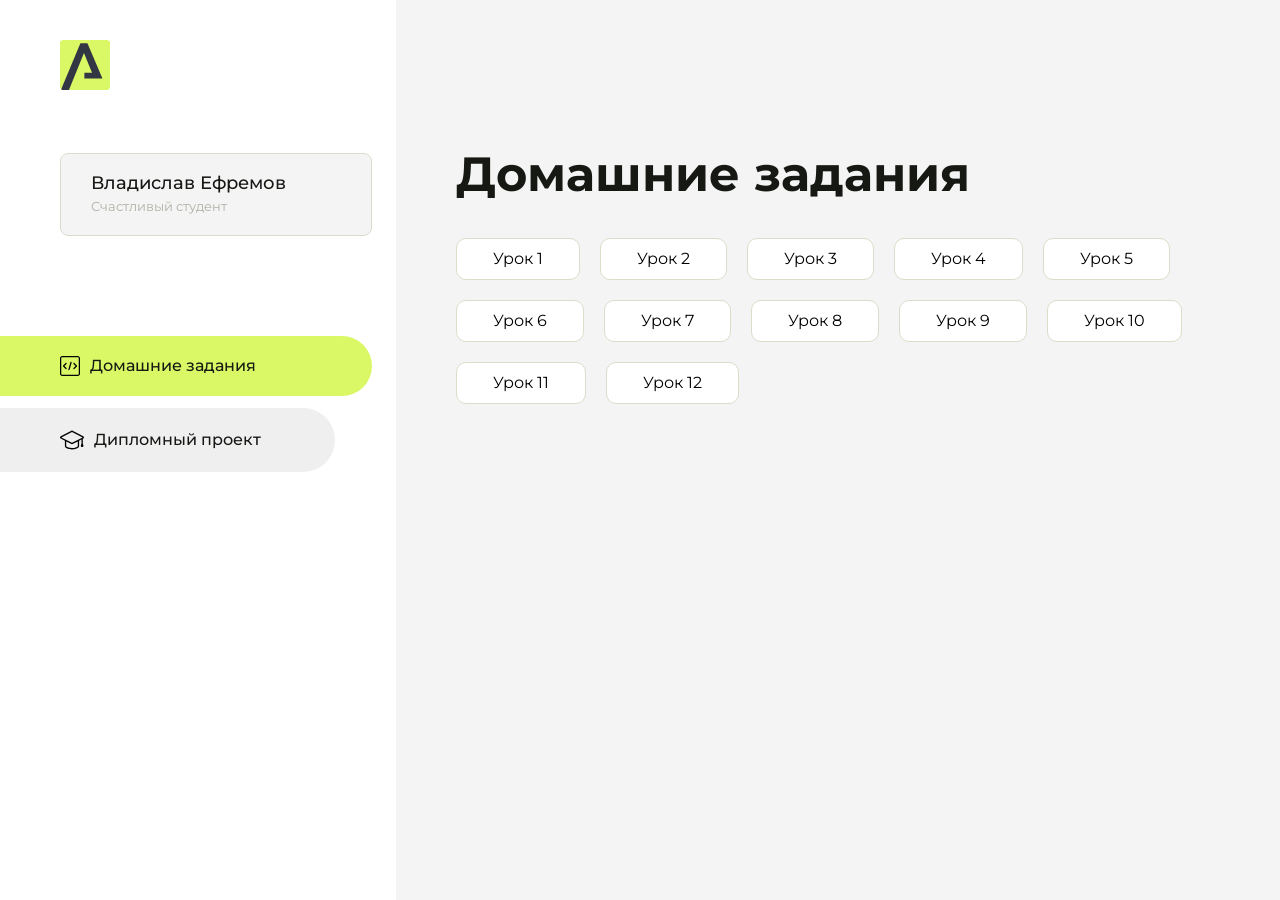
<file: index.html>
<!DOCTYPE html>
<html lang="en">
<head>
    <meta charset="UTF-8">
    <meta name="viewport" content="width=device-width, initial-scale=1.0">
    <title>Домашняя работа</title>
    <link rel="shortcut icon" href="src/logo.ico" type="image/x-icon">
    <link rel="preconnect" href="https://fonts.googleapis.com">
    <link rel="preconnect" href="https://fonts.gstatic.com" crossorigin>
    <link href="https://fonts.googleapis.com/css2?family=Montserrat:wght@400;500;700&family=Rubik:wght@500&display=swap"
          rel="stylesheet">
    <link rel="stylesheet" href="src/style.css">
</head>
<body id="body">
<div class="overlay" id="overlay"></div>
<div class="layout">
    <div class="burger" id="burger">
        <svg viewBox="0 0 24 24" fill="none" xmlns="http://www.w3.org/2000/svg">
            <g id="SVGRepo_bgCarrier" stroke-width="0"></g>
            <g id="SVGRepo_tracerCarrier" stroke-linecap="round" stroke-linejoin="round"></g>
            <g id="SVGRepo_iconCarrier">
                <path d="M4 18L20 18" stroke="#DAF765" stroke-width="2" stroke-linecap="round"></path>
                <path d="M4 12L20 12" stroke="#DAF765" stroke-width="2" stroke-linecap="round"></path>
                <path d="M4 6L20 6" stroke="#DAF765" stroke-width="2" stroke-linecap="round"></path>
            </g>
        </svg>
    </div>
    <aside class="sidebar" id="sidebar">
        <div class="sidebar__inner">
            <div class="logo">
                <svg width="50" height="50" viewBox="0 0 50 50" fill="none" xmlns="http://www.w3.org/2000/svg">
                    <g clip-path="url(#clip0_513_74730)">
                        <path d="M46.17 -0.257004H3.83C1.57281 -0.257004 -0.257 1.57281 -0.257 3.83V46.17C-0.257 48.4272 1.57281 50.257 3.83 50.257H46.17C48.4272 50.257 50.257 48.4272 50.257 46.17V3.83C50.257 1.57281 48.4272 -0.257004 46.17 -0.257004Z"
                              fill="#DAF765"/>
                        <path d="M24.375 38.4H42.461L27.441 3.1585H20.4355C20.4355 3.1585 6.7895 35.881 1.1945 49.294C2.015 50.0275 3.0945 50.257 3.6945 50.257H8.8445L23.954 13.07L32.0465 32.8285H24.375V38.4Z"
                              fill="#323843"/>
                    </g>
                    <defs>
                        <clipPath id="clip0_513_74730">
                            <rect width="50" height="50" fill="white"/>
                        </clipPath>
                    </defs>
                </svg>
            </div>
            <div class="sidebar__user">
                <div class="sidebar__name">Владислав Ефремов</div>
                <div class="sidebar__text">Счастливый студент</div>
            </div>
            <div class="sidebar__tabs">
                <div class="sidebar__item">
                    <button class="sidebar__button active" id="tasks">
                        <svg xmlns="http://www.w3.org/2000/svg" width="20" height="20" viewBox="0 0 20 20" fill="none">
                            <g clip-path="url(#clip0_704_74543)">
                                <path d="M17.7083 20H2.29167C1.0275 20 0 18.9725 0 17.7083V2.29167C0 1.0275 1.0275 0 2.29167 0H17.7083C18.9725 0 20 1.0275 20 2.29167V17.7083C20 18.9725 18.9725 20 17.7083 20ZM2.29167 1.25C1.7175 1.25 1.25 1.7175 1.25 2.29167V17.7083C1.25 18.2825 1.7175 18.75 2.29167 18.75H17.7083C18.2825 18.75 18.75 18.2825 18.75 17.7083V2.29167C18.75 1.7175 18.2825 1.25 17.7083 1.25H2.29167Z"
                                      fill="black"/>
                                <path d="M6.04167 13.125C5.88167 13.125 5.72167 13.0642 5.6 12.9417L3.1 10.4417C2.85583 10.1975 2.85583 9.80167 3.1 9.5575L5.6 7.0575C5.84417 6.81333 6.24 6.81333 6.48417 7.0575C6.72833 7.30167 6.72833 7.6975 6.48417 7.94167L4.42583 10L6.48417 12.0583C6.72833 12.3025 6.72833 12.6983 6.48417 12.9425C6.36167 13.0642 6.20167 13.125 6.04167 13.125Z"
                                      fill="black"/>
                                <path d="M8.95833 14.1667C8.9 14.1667 8.84 14.1583 8.78167 14.1417C8.45083 14.0442 8.26083 13.6967 8.35833 13.3658L10.4417 6.28251C10.5392 5.95084 10.8892 5.76417 11.2175 5.85917C11.5483 5.95667 11.7383 6.30417 11.6408 6.63501L9.5575 13.7183C9.47833 13.9908 9.22833 14.1667 8.95833 14.1667Z"
                                      fill="black"/>
                                <path d="M13.9583 13.125C13.7983 13.125 13.6383 13.0642 13.5167 12.9417C13.2725 12.6975 13.2725 12.3017 13.5167 12.0575L15.575 9.99916L13.5167 7.94083C13.2725 7.69666 13.2725 7.30083 13.5167 7.05666C13.7608 6.81249 14.1567 6.81249 14.4008 7.05666L16.9008 9.55666C17.145 9.80083 17.145 10.1967 16.9008 10.4408L14.4008 12.9408C14.2783 13.0642 14.1183 13.125 13.9583 13.125Z"
                                      fill="black"/>
                            </g>
                            <defs>
                                <clipPath id="clip0_704_74543">
                                    <rect width="20" height="20" fill="white"/>
                                </clipPath>
                            </defs>
                        </svg>
                        <span>Домашние задания</span></button>
                </div>
                <div class="sidebar__item">
                    <button class="sidebar__button" id="diplom">
                        <svg xmlns="http://www.w3.org/2000/svg" width="24" height="24" viewBox="0 0 24 24" fill="none">
                            <g clip-path="url(#clip0_704_74553)">
                                <path d="M23.2628 10.5971C23.7176 10.365 24 9.90375 24 9.39337C24 8.883 23.7176 8.42175 23.2628 8.18962L12.6135 2.75362C12.2291 2.55824 11.7705 2.55787 11.3854 2.75399L0.736875 8.19C0.282375 8.42175 0 8.883 0 9.39337C0 9.90375 0.282375 10.365 0.736875 10.5971L4.89038 12.7177V18.2074C4.89038 19.8154 8.412 21.393 12 21.393C15.5884 21.393 19.1096 19.815 19.1096 18.2074V12.7174L21.4609 11.517V15.8017L20.901 17.2305C20.7409 17.6389 20.7934 18.0994 21.0405 18.4616C21.2876 18.8246 21.6979 19.041 22.1366 19.041C22.5754 19.041 22.9852 18.8246 23.2324 18.462C23.4795 18.099 23.532 17.6385 23.3719 17.2301L22.8124 15.8021V10.827L23.2628 10.5971ZM17.7623 18.1721C17.6198 18.6375 15.3491 20.0419 12 20.0419C8.65088 20.0419 6.38025 18.6375 6.2415 18.2074V12.3037L6.23887 12.3019C6.23812 12.057 6.1065 11.8207 5.87325 11.7019L1.3515 9.39337L12 3.95737L22.6489 9.39337L12 14.8294L5.87325 11.7019C5.54063 11.5331 4.6695 11.6674 4.5 12C4.33012 12.3322 4.55813 12.5479 4.89038 12.7177L11.3857 16.0331C11.5781 16.1314 11.7889 16.1805 12 16.1805C12.2107 16.1805 12.4222 16.1314 12.6146 16.0331L17.7593 13.407L17.7623 18.1721Z"
                                      fill="black"/>
                            </g>
                            <defs>
                                <clipPath id="clip0_704_74553">
                                    <rect width="24" height="24" fill="white"/>
                                </clipPath>
                            </defs>
                        </svg>
                        <span>Дипломный проект</span></button>
                </div>
            </div>
        </div>

    </aside>
    <div class="content">
        <div class="container">
            <div class="content__block" id="tasksBlock">
                <div class="content__title">Домашние задания</div>
                <ul class="content__list">
                    <li class="content__list-item">
                        <a href="aroken/index.html">Урок 1</a>
                    </li>
                      <li class="content__list-item">
                        <a href="fp-aroken">Урок 2</a>
                    </li>
                    <li class="content__list-item">
                        <a href="table">Урок 3</a>
                    </li>
                    <li class="content__list-item">
                        <a href="Form">Урок 4</a>
                    </li>
                    <li class="content__list-item">
                        <a href="state">Урок 5</a>
                    </li>
                    <li class="content__list-item">
                        <a href="flexbox">Урок 6</a>
                    </li>
                    <li class="content__list-item">
                        <a href="./fit-studio/article.html">Урок 7</a>
                    </li>
                    <li class="content__list-item">
                        <a href="Form-style">Урок 8</a>
                    </li>
                    <li class="content__list-item">
                        <a href="./fit-studiohf/index.html">Урок 9</a>
                    </li>
                    <li class="content__list-item">
                        <a href="./fit-studionw/index.html">Урок 10</a>
                    </li>
                    <li class="content__list-item">
                        <a href="./fit-studiofaq/index.html">Урок 11</a>
                    </li>
                    <li class="content__list-item">
                        <a href="./fit-studioadapt/index.html">Урок 12</a>
                    </li>
                </ul>
            </div>
            <div class="content__block hidden" id="diplomBlock">
                <div class="content__title">Дипломный проект</div>
                <div class="content__list-diplom">
                    <a href="ПАПКА-С-НОМЕРОМ-УРОКА">Ссылка на ДЗ</a>
                </div>
                <div class="content__decor">
                    <div class="content__decor-text">Давай проверим, чему ты научился!</div>
                    <div class="content__decor-img">
                        <img src="src/decor.png" alt="decor">
                    </div>
                </div>
            </div>
        </div>
    </div>
</div>
<script src="src/index.js"></script>
</body>
</html>
</file>
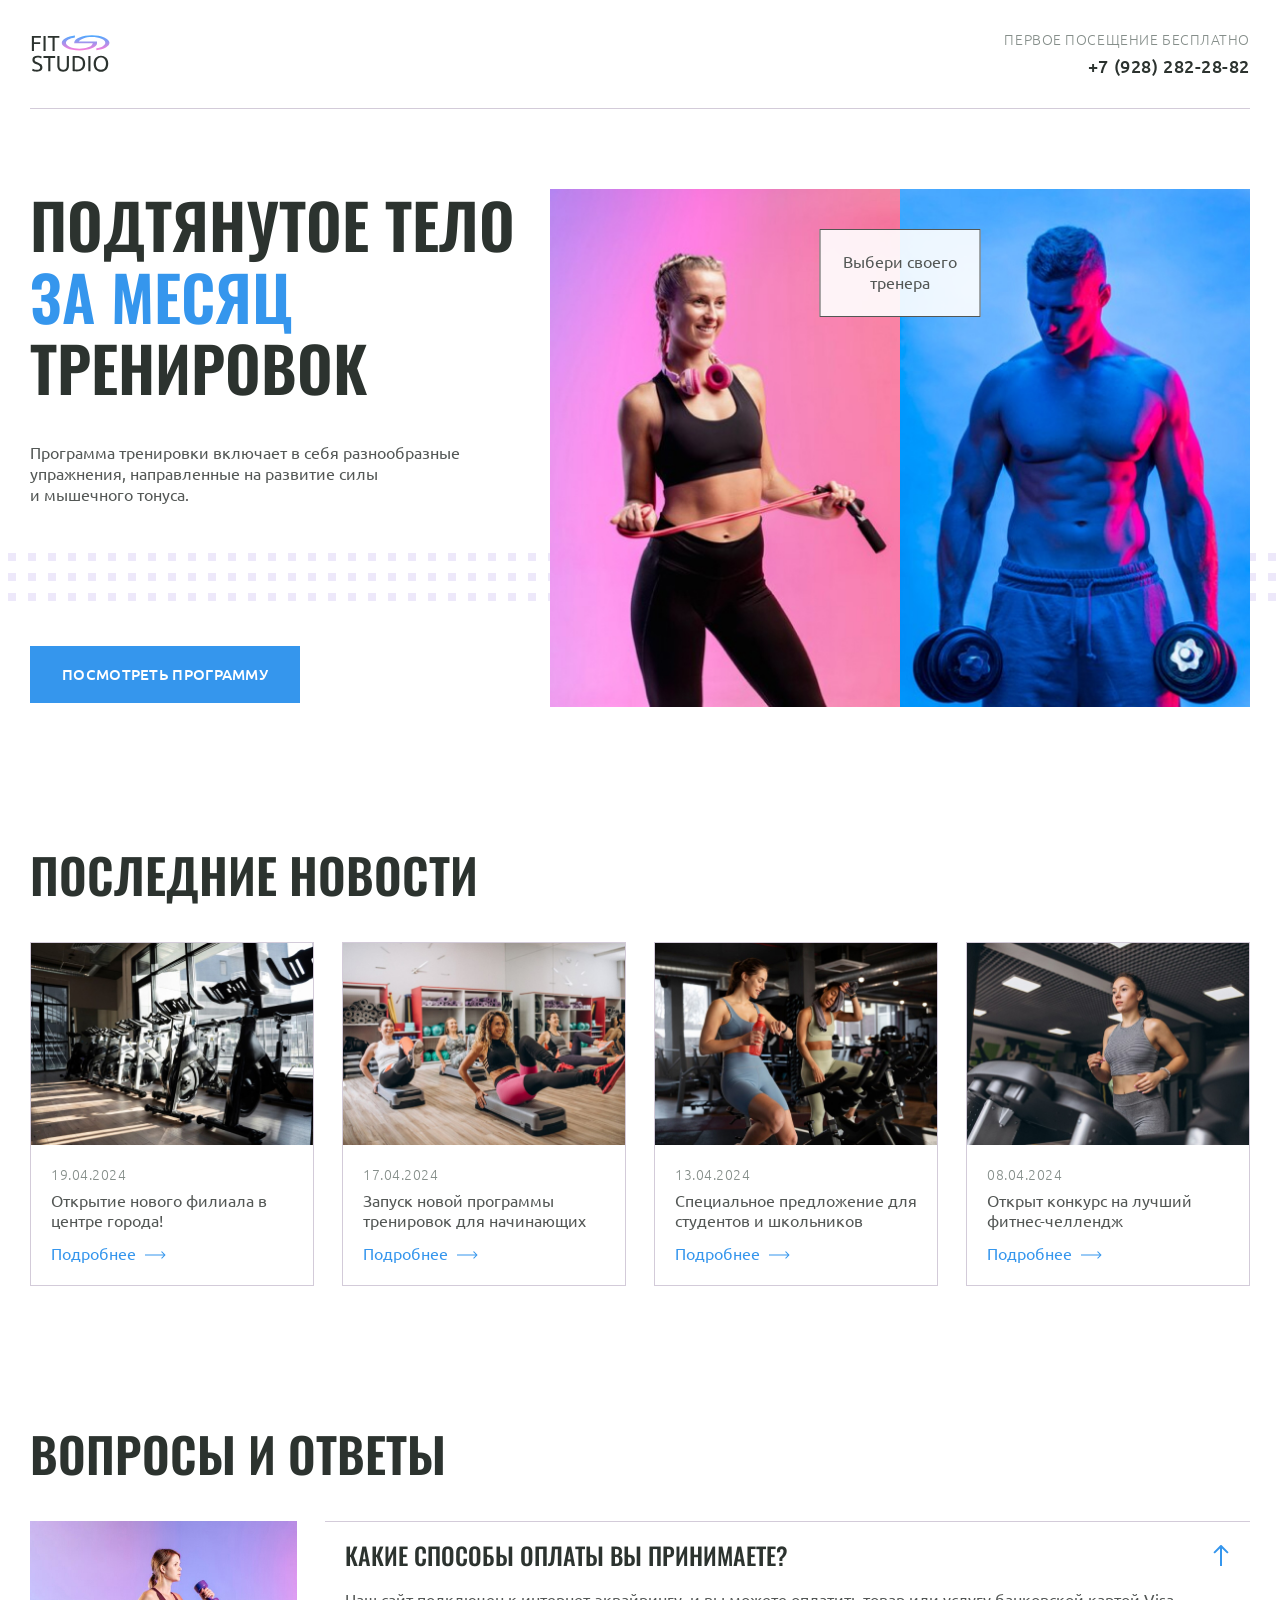
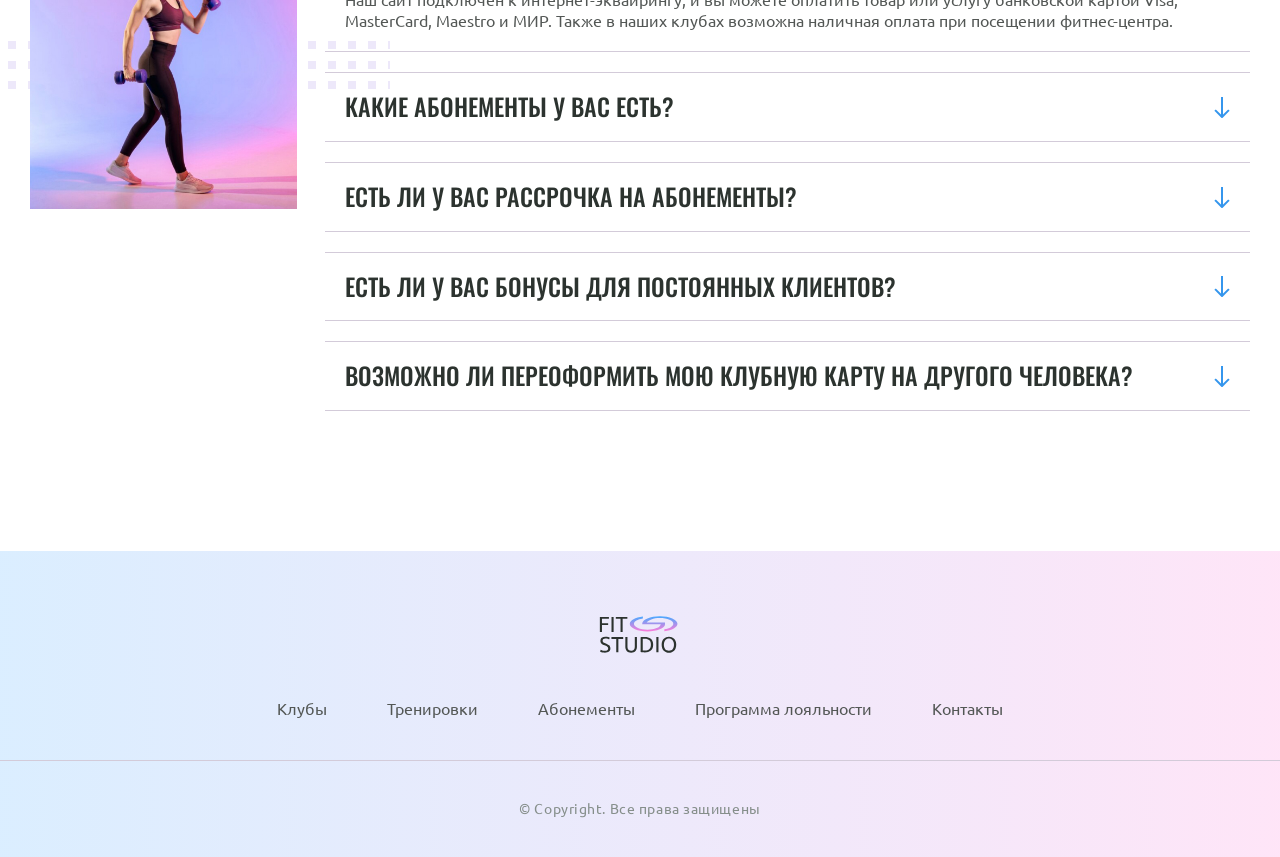
<file: fit-studioadapt/index.html>
<!DOCTYPE html>
<html lang="ru" class="home-page">
	<head>
		<meta charset="UTF-8" />
		<meta name="viewport" content="width=device-width, initial-scale=1.0" />
		<title>Fit Studio - Главная</title>
		<link rel="stylesheet" href="./css/normalize.css" />
		<link rel="stylesheet" href="./css/fonts.css" />
		<link rel="stylesheet" href="./css/globals.css" />
		<link rel="stylesheet" href="./css/header.css" />
		<link rel="stylesheet" href="./css/index.css" />
		<link rel="stylesheet" href="./css/footer.css" />
		<link
			rel="icon"
			type="image/svg+xml"
			sizes="128x128"
			href="./images/favicon-icon.svg"
		/>
	</head>
	<body>
		<header class="header">
			<div class="container">
				<div class="header-inner">
					<a href="/">
						<img
							src="./images/logo-icon.svg"
							width="84"
							height="45"
							alt="Логотип Fit Studio"
						/>
					</a>
					<div class="phone text-sub">
						<p>Первое посещение бесплатно</p>
						<a href="tel:+79282822882">+7 (928) 282-28-82</a>
					</div>
				</div>
			</div>
		</header>
		<section class="hero section decor">
			<div class="container hero-container">
				<div class="hero-info">
					<h1>Подтянутое тело <strong>за месяц</strong> тренировок</h1>
					<p class="text">
						Программа тренировки включает в себя разнообразные упражнения,
						направленные на развитие силы и мышечного тонуса.
					</p>
					<a class="button" href="#">Посмотреть программу</a>
				</div>
				<div class="hero-images">
					<p class="hero-choose text">Выбери своего тренера</p>
					<img
						src="./images/sporty-woman-img.jpg"
						width="347"
						height="513"
						alt="Спортивная девушка держит в руках скакалку"
					/>
					<img
						src="./images/sporty-man-img.jpg"
						width="353"
						height="513"
						alt="Спортивный мужчина держит в руках гантели"
					/>
				</div>
			</div>
		</section>
		<section class="news section">
			<div class="container">
				<h2 class="title-large">Последние новости</h2>
				<div class="news-container">
					<article class="news-article">
						<header>
							<img
								src="./images/news/news-1-img.jpg"
								width="284"
								height="203"
								alt="Велотренажеры в спортивном зале"
							/>
							<div class="news-info">
								<time class="news-date text-sub" datetime="2024-04-19">
									19.04.2024
								</time>
								<h3 class="text">Открытие нового филиала в центре города!</h3>
							</div>
						</header>
						<footer>
							<a class="news-link" href="article.html">Подробнее</a>
						</footer>
					</article>
					<article class="news-article">
						<header>
							<img
								src="./images/news/news-2-img.jpg"
								width="284"
								height="203"
								alt="Группа женщин занимается спортом"
							/>
							<div class="news-info">
								<time class="news-date text-sub" datetime="2024-04-17">
									17.04.2024
								</time>
								<h3 class="text">
									Запуск новой программы тренировок для начинающих
								</h3>
							</div>
						</header>
						<footer>
							<a class="news-link" href="article.html">Подробнее</a>
						</footer>
					</article>
					<article class="news-article">
						<header>
							<img
								src="./images/news/news-3-img.jpg"
								width="284"
								height="203"
								alt="Две девушки занимаются на велотренажерах"
							/>
							<div class="news-info">
								<time class="news-date text-sub" datetime="2024-04-13">
									13.04.2024
								</time>
								<h3 class="text">
									Специальное предложение для студентов и школьников
								</h3>
							</div>
						</header>
						<footer>
							<a class="news-link" href="article.html">Подробнее</a>
						</footer>
					</article>
					<article class="news-article">
						<header>
							<img
								src="./images/news/news-4-img.jpg"
								width="284"
								height="203"
								alt="Девушка на беговой дорожке"
							/>
							<div class="news-info">
								<time class="news-date text-sub" datetime="2024-04-08">
									08.04.2024
								</time>
								<h3 class="text">Открыт конкурс на лучший фитнес-челлендж</h3>
							</div>
						</header>
						<footer>
							<a class="news-link" href="article.html">Подробнее</a>
						</footer>
					</article>
				</div>
			</div>
		</section>
		<section class="faq section decor">
			<div class="container">
				<h2 class="title-large">Вопросы и ответы</h2>
				<div class="faq-container">
					<img
						src="./images/sporty-woman-2-img.jpg"
						width="492"
						height="531"
						alt="Спортивная девушка с гантелями"
					/>
					<div>
						<details name="faq" open>
							<summary class="title-medium">
								Какие способы оплаты вы принимаете?
							</summary>
							<p class="text">
								Наш сайт подключен к интернет-эквайрингу, и вы можете оплатить
								товар или услугу банковской картой Visa, MasterCard, Maestro и
								МИР. Также в наших клубах возможна наличная оплата при посещении
								фитнес-центра.
							</p>
						</details>
						<details name="faq">
							<summary class="title-medium">
								Какие абонементы у вас есть?
							</summary>
							<p class="text">
								Наш сайт подключен к интернет-эквайрингу, и вы можете оплатить
								товар или услугу банковской картой Visa, MasterCard, Maestro и
								МИР. Также в наших клубах возможна наличная оплата при посещении
								фитнес-центра.
							</p>
						</details>
						<details name="faq">
							<summary class="title-medium">
								Есть ли у вас рассрочка на абонементы?
							</summary>
							<p class="text">
								Наш сайт подключен к интернет-эквайрингу, и вы можете оплатить
								товар или услугу банковской картой Visa, MasterCard, Maestro и
								МИР. Также в наших клубах возможна наличная оплата при посещении
								фитнес-центра.
							</p>
						</details>
						<details name="faq">
							<summary class="title-medium">
								Есть ли у вас бонусы для постоянных клиентов?
							</summary>
							<p class="text">
								Наш сайт подключен к интернет-эквайрингу, и вы можете оплатить
								товар или услугу банковской картой Visa, MasterCard, Maestro и
								МИР. Также в наших клубах возможна наличная оплата при посещении
								фитнес-центра.
							</p>
						</details>
						<details name="faq">
							<summary class="title-medium">
								Возможно ли переоформить мою клубную карту на другого человека?
							</summary>
							<p class="text">
								Наш сайт подключен к интернет-эквайрингу, и вы можете оплатить
								товар или услугу банковской картой Visa, MasterCard, Maestro и
								МИР. Также в наших клубах возможна наличная оплата при
								посещенииß фитнес-центра.
							</p>
						</details>
					</div>
				</div>
			</div>
		</section>
		<footer class="footer">
			<div class="footer-top">
				<div class="container">
					<a class="footer-logo" href="/">
						<img
							src="./images/logo-icon.svg"
							width="84"
							height="45"
							alt="Логотип Fit Studio"
						/>
					</a>
					<nav class="menu">
						<ul>
							<li><a href="#">Клубы</a></li>
							<li><a href="#">Тренировки</a></li>
							<li><a href="#">Абонементы</a></li>
							<li><a href="#">Программа лояльности</a></li>
							<li><a href="#">Контакты</a></li>
						</ul>
					</nav>
				</div>
			</div>
			<div class="container">
				<p class="copyright">&copy; Copyright. Все права защищены</p>
			</div>
		</footer>
	</body>
</html>
</file>
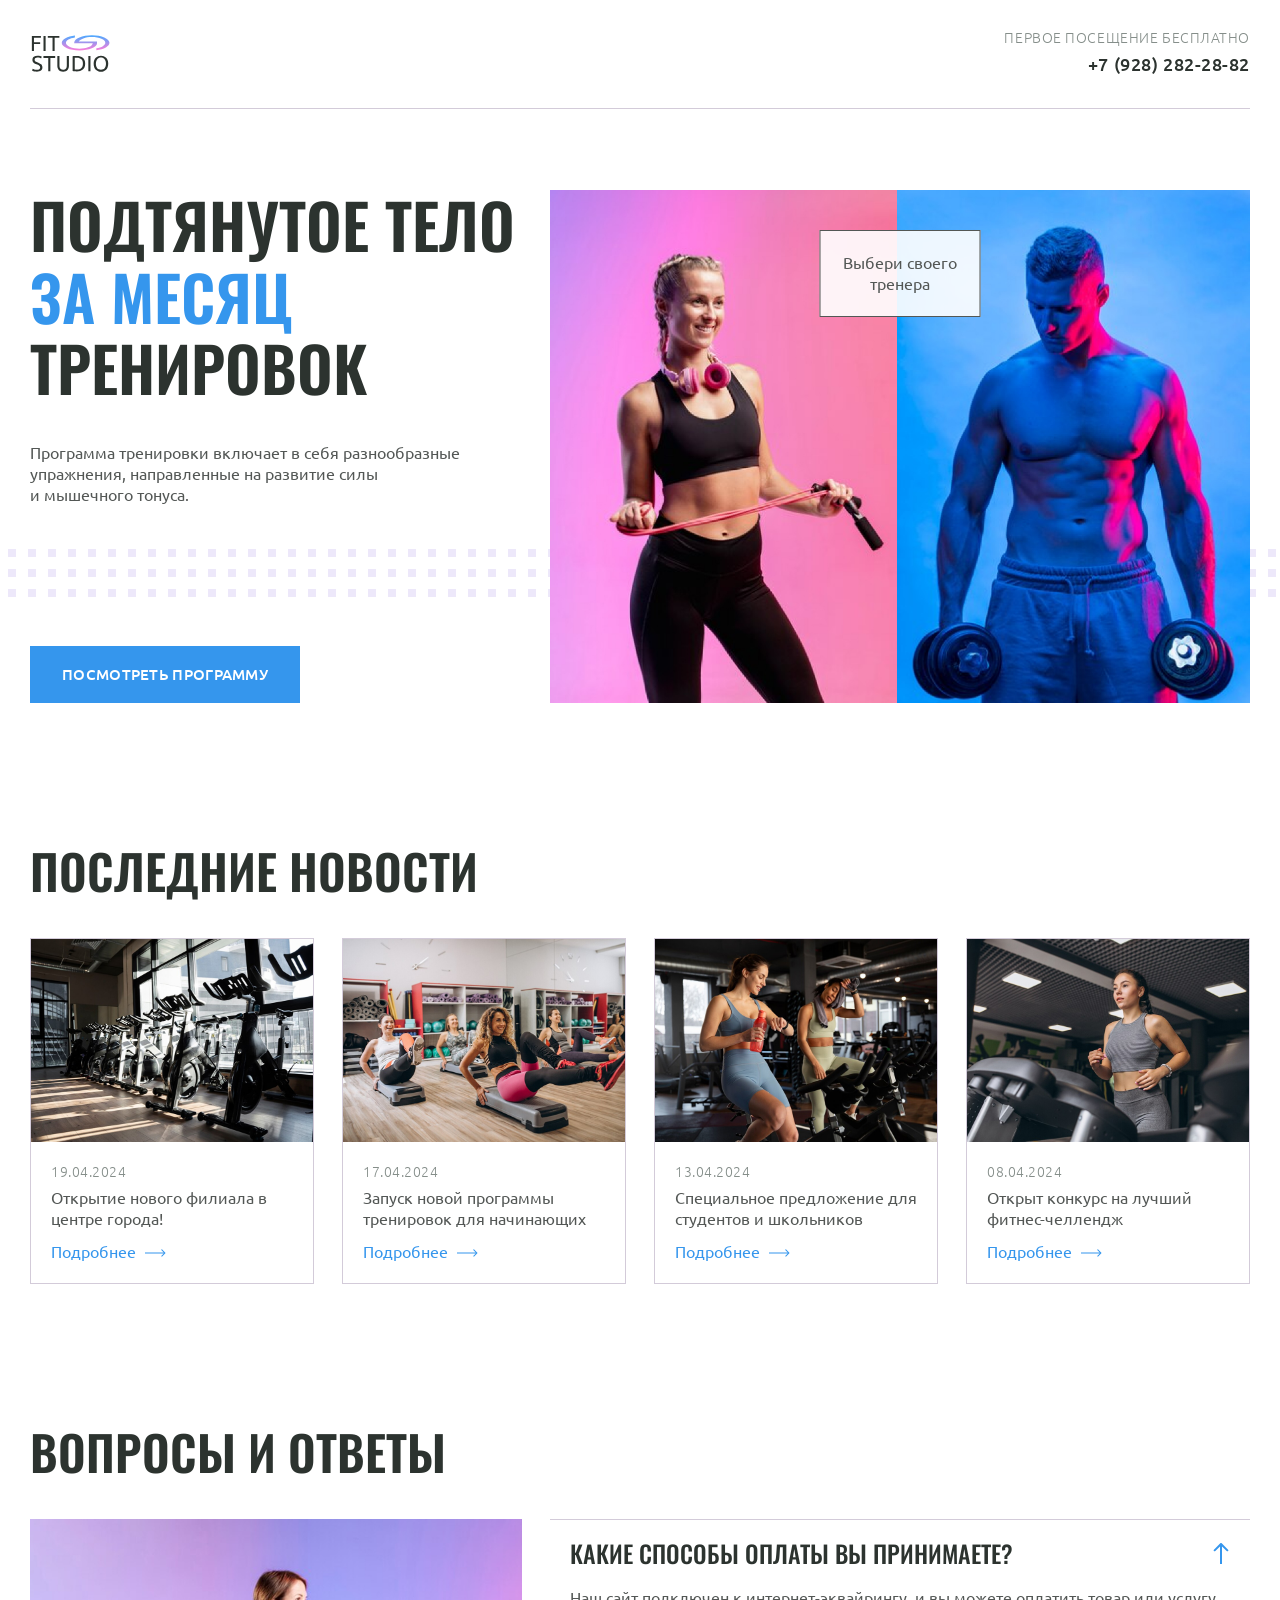
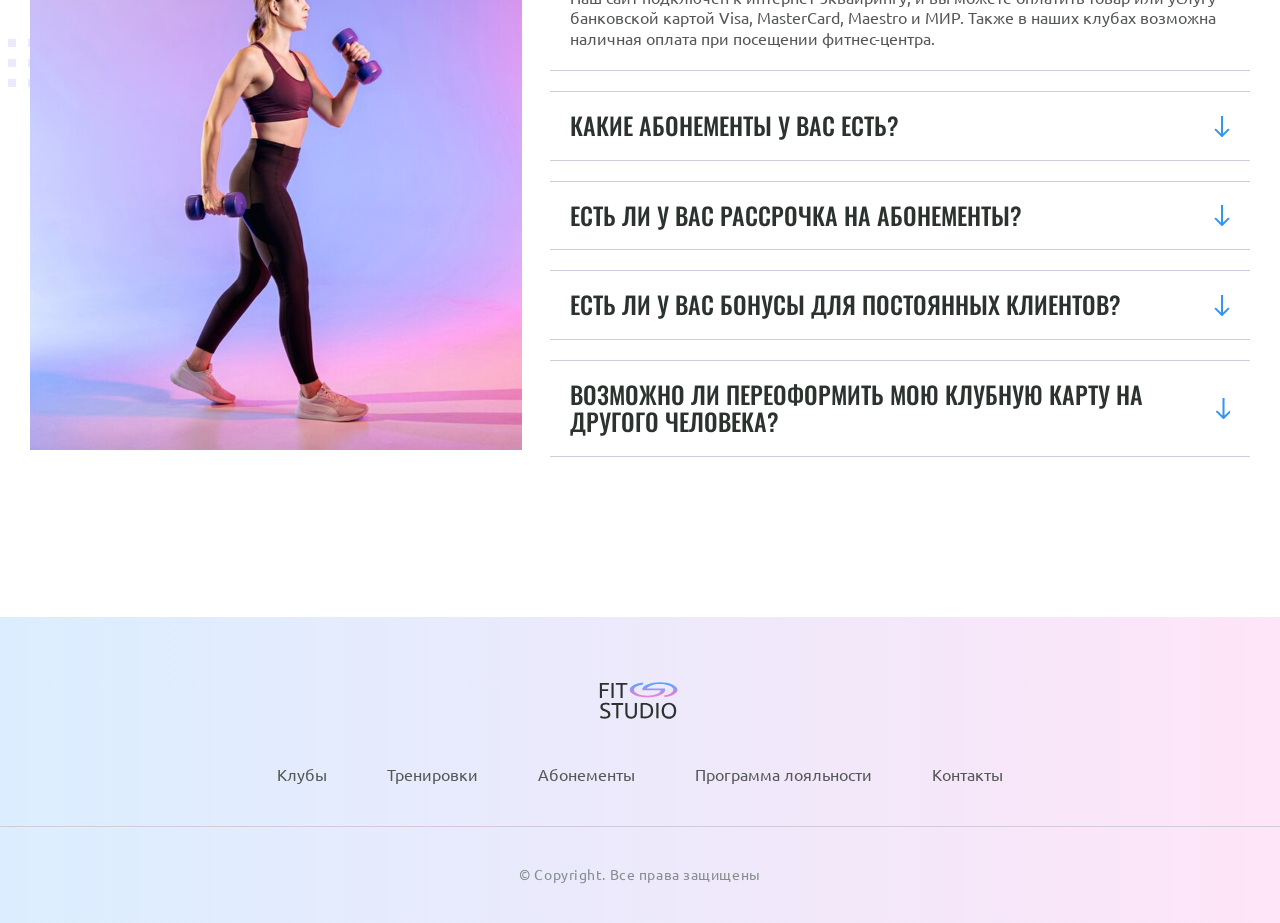
<file: fit-studiofaq/index.html>
<!doctype html>
<html lang="en">
  <head>
    <meta charset="UTF-8" />
    <meta name="viewport" content="width=device-width, initial-scale=1.0" />
    <title>Fit Studio - Главная</title>
    <link rel="stylesheet" href="./css/normalize.css" />
    <link rel="stylesheet" href="./css/fonts.css" />
    <link rel="stylesheet" href="./css/globals.css" />
    <link rel="stylesheet" href="./css/header.css" />
    <link rel="stylesheet" href="./css/index.css" />
    <link rel="stylesheet" href="./css/footer.css" />
    <link
      rel="icon"
      type="image/svg+xml"
      sizes="128x128"
      href="./images/favicon-icon.svg"
    />
  </head>
  <body>
    <header class="header">
      <div class="container">
        <div class="header-inner">
          <a href="/">
            <img
              src="./images/logo-icon.svg"
              width="84"
              height="45"
              alt="Логотип Fit Studio"
            />
          </a>
          <div class="phone text-sub">
            <p>Первое посещение бесплатно</p>
            <a href="+79282822882">+7 (928) 282-28-82</a>
          </div>
        </div>
      </div>
    </header>
    <section class="hero section">
      <div class="container hero-container">
        <div class="hero-info">
          <h1>Подтянутое тело <strong>за месяц</strong> тренировок</h1>
          <p class="text">
            Программа тренировки включает в себя разнообразные упражнения,
            направленные на развитие силы и мышечного тонуса.
          </p>
          <a class="button" href="#">Посмотреть программу</a>
        </div>
        <div class="hero-images">
          <p class="hero-choose text">Выбери своего тренера</p>
          <img
            src="./images/sporty-woman-img.jpg"
            width="347"
            height="513"
            alt="Спортивная девушка держит в руках скакалку"
          />
          <img
            src="./images/sporty-man-img.jpg"
            width="353"
            height="513"
            alt="Спортивный мужчина держит в руках гантели"
          />
        </div>
      </div>
    </section>
    <section class="news section">
      <div class="container">
        <h2 class="title-large">Последние новости</h2>
        <div class="news-container">
          <article class="news-article">
            <header>
              <img
                src="./images/news/news-img-1.jpg"
                width="284"
                height="203"
                alt="Велотренажеры в спортивном зале"
              />
              <div class="news-info">
                <time class="news-date text-sub" datetime="2024-04-19"
                  >19.04.2024</time
                >
                <h3 class="text">Открытие нового филиала в центре города!</h3>
              </div>
            </header>
            <footer>
              <a class="news-link" href="article.html">Подробнее</a>
            </footer>
          </article>
          <article class="news-article">
            <header>
              <img
                src="./images/news/news-img-2.jpg"
                width="284"
                height="203"
                alt="Группа женщин занимаются спортом"
              />
              <div class="news-info">
                <time class="news-date text-sub" datetime="2024-04-17"
                  >17.04.2024</time
                >
                <h3 class="text">
                  Запуск новой программы тренировок для начинающих
                </h3>
              </div>
            </header>
            <footer>
              <a class="news-link" href="article.html">Подробнее</a>
            </footer>
          </article>
          <article class="news-article">
            <header>
              <img
                src="./images/news/news-img-3.jpg"
                width="284"
                height="203"
                alt="Две девушки на велотренажерах"
              />
              <div class="news-info">
                <time class="news-date text-sub" datetime="2024-04-13"
                  >13.04.2024</time
                >
                <h3 class="text">
                  Специальное предложение для студентов и школьников
                </h3>
              </div>
            </header>
            <footer>
              <a class="news-link" href="article.html">Подробнее</a>
            </footer>
          </article>
          <article class="news-article">
            <header>
              <img
                src="./images/news/news-img-4.jpg"
                width="284"
                height="203"
                alt="Девушка на беговой дорожке"
              />
              <div class="news-info">
                <time class="news-date text-sub" datetime="2024-04-08"
                  >08.04.2024</time
                >
                <h3 class="text">Открыт конкурс на лучший фитнес-челлендж</h3>
              </div>
            </header>
            <footer>
              <a class="news-link" href="article.html">Подробнее</a>
            </footer>
          </article>
        </div>
      </div>
    </section>
    <section class="faq section">
      <div class="container">
        <h2 class="title-large">Вопросы и ответы</h2>
        <div class="faq-container">
          <img
            src="./images/woomen-train-img.jpg"
            width="492"
            height="531"
            alt="Спортивная девушка с гантелями"
          />
          <div>
            <details name="faq" open>
              <summary class="title-medium">Какие способы оплаты вы принимаете?</summary>
              <p class="text">
                Наш сайт подключен к интернет-эквайрингу, и вы можете оплатить
                товар или услугу банковской картой Visa, MasterCard, Maestro и
                МИР. Также в наших клубах возможна наличная оплата при посещении
                фитнес-центра.
              </p>
            </details>
            <details name="faq">
              <summary class="title-medium">Какие абонементы у вас есть?</summary>
              <p class="text">
                Наш сайт подключен к интернет-эквайрингу, и вы можете оплатить
                товар или услугу банковской картой Visa, MasterCard, Maestro и
                МИР. Также в наших клубах возможна наличная оплата при посещении
                фитнес-центра.
              </p>
            </details>
            <details name="faq">
              <summary class="title-medium">Есть ли у вас рассрочка на абонементы?</summary>
              <p class="text">
                Наш сайт подключен к интернет-эквайрингу, и вы можете оплатить
                товар или услугу банковской картой Visa, MasterCard, Maestro и
                МИР. Также в наших клубах возможна наличная оплата при посещении
                фитнес-центра.
              </p>
            </details>
            <details name="faq">
              <summary class="title-medium">Есть ли у вас бонусы для постоянных клиентов?</summary>
              <p class="text">
                Наш сайт подключен к интернет-эквайрингу, и вы можете оплатить
                товар или услугу банковской картой Visa, MasterCard, Maestro и
                МИР. Также в наших клубах возможна наличная оплата при посещении
                фитнес-центра.
              </p>
            </details>
            <details name="faq">
              <summary class="title-medium">Возможно ли переоформить мою клубную карту на другого человека?</summary>
              <p class="text">
                Наш сайт подключен к интернет-эквайрингу, и вы можете оплатить
                товар или услугу банковской картой Visa, MasterCard, Maestro и
                МИР. Также в наших клубах возможна наличная оплата при посещении
                фитнес-центра.
              </p>
            </details>
          </div>
        </div>
      </div>
    </section>
    <footer class="footer">
      <div class="footer-top">
        <div class="container">
          <a class="footer-logo" href="/">
            <img
              src="./images/logo-icon.svg"
              width="84"
              height="45"
              alt="Логотип Fit Studio"
            />
          </a>
          <nav class="menu">
            <ul>
              <li><a href="#">Клубы</a></li>
              <li><a href="#">Тренировки</a></li>
              <li><a href="#">Абонементы</a></li>
              <li><a href="#">Программа лояльности</a></li>
              <li><a href="#">Контакты</a></li>
            </ul>
          </nav>
        </div>
      </div>
      <div class="container">
        <p class="copyright">&copy; Copyright. Все права защищены</p>
      </div>
    </footer>
  </body>
</html>
</file>
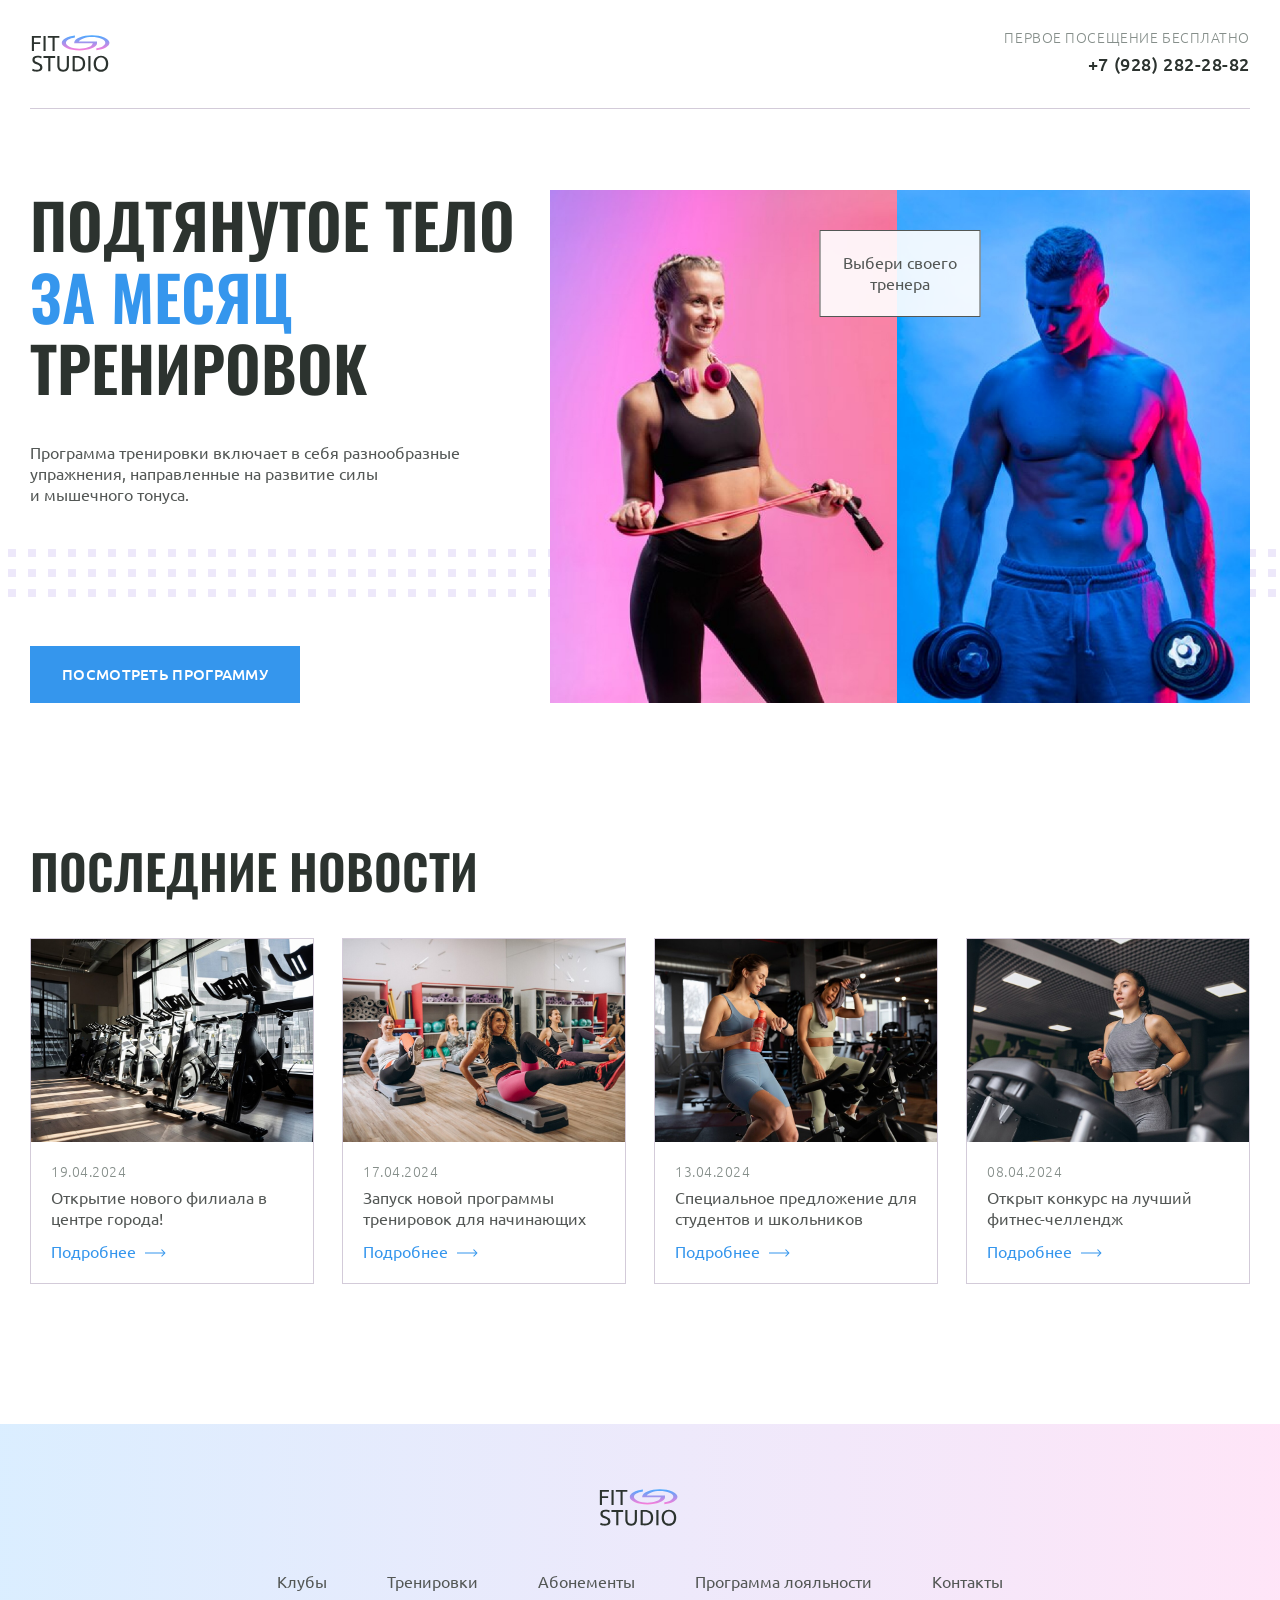
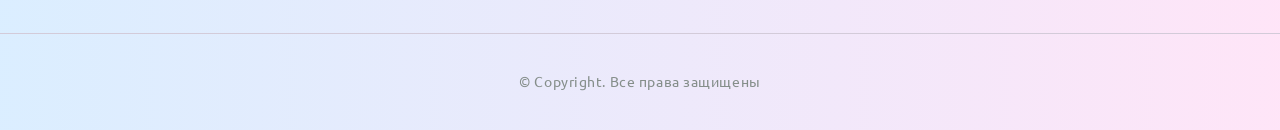
<file: fit-studionw/index.html>
<!doctype html>
<html lang="en">
  <head>
    <meta charset="UTF-8" />
    <meta name="viewport" content="width=device-width, initial-scale=1.0" />
    <title>Fit Studio - Главная</title>
    <link rel="stylesheet" href="./css/normalize.css" />
    <link rel="stylesheet" href="./css/fonts.css" />
    <link rel="stylesheet" href="./css/globals.css" />
    <link rel="stylesheet" href="./css/header.css" />
    <link rel="stylesheet" href="./css/index.css" />
    <link rel="stylesheet" href="./css/footer.css" />
    <link
      rel="icon"
      type="image/svg+xml"
      sizes="128x128"
      href="./images/favicon-icon.svg"
    />
  </head>
  <body>
    <header class="header">
      <div class="container">
        <div class="header-inner">
          <a href="/">
            <img
              src="./images/logo-icon.svg"
              width="84"
              height="45"
              alt="Логотип Fit Studio"
            />
          </a>
          <div class="phone text-sub">
            <p>Первое посещение бесплатно</p>
            <a href="+79282822882">+7 (928) 282-28-82</a>
          </div>
        </div>
      </div>
    </header>
    <section class="hero section">
      <div class="container hero-container">
        <div class="hero-info">
          <h1>Подтянутое тело <strong>за месяц</strong> тренировок</h1>
          <p class="text">
            Программа тренировки включает в себя разнообразные упражнения,
            направленные на развитие силы и мышечного тонуса.
          </p>
          <a class="button" href="#">Посмотреть программу</a>
        </div>
        <div class="hero-images">
          <p class="hero-choose text">Выбери своего тренера</p>
          <img
            src="./images/sporty-woman-img.jpg"
            width="347"
            height="513"
            alt="Спортивная девушка держит в руках скакалку"
          />
          <img
            src="./images/sporty-man-img.jpg"
            width="353"
            height="513"
            alt="Спортивный мужчина держит в руках гантели"
          />
        </div>
      </div>
    </section>
    <section class="news section">
      <div class="container">
        <h2 class="title-large">Последние новости</h2>
        <div class="news-container">
          <article class="news-article">
            <header>
              <img
                src="./images/news/news-img-1.jpg"
                width="284"
                height="203"
                alt="Велотренажеры в спортивном зале"
              />
              <div class="news-info">
                <time class="news-date text-sub" datetime="2024-04-19">19.04.2024</time>
                <h3 class="text">Открытие нового филиала в центре города!</h3>
              </div>
            </header>
            <footer>
              <a class="news-link" href="article.html">Подробнее</a>
            </footer>
          </article>
          <article class="news-article">
            <header>
              <img
                src="./images/news/news-img-2.jpg"
                width="284"
                height="203"
                alt="Группа женщин занимаются спортом"
              />
              <div class="news-info">
                <time class="news-date text-sub" datetime="2024-04-17">17.04.2024</time>
                <h3 class="text">Запуск новой программы тренировок для начинающих</h3>
              </div>
            </header>
            <footer>
              <a class="news-link" href="article.html">Подробнее</a>
            </footer>
          </article>
          <article class="news-article">
            <header>
              <img
                src="./images/news/news-img-3.jpg"
                width="284"
                height="203"
                alt="Две девушки на велотренажерах"
              />
              <div class="news-info">
                <time class="news-date text-sub" datetime="2024-04-13">13.04.2024</time>
                <h3 class="text">Специальное предложение для студентов и школьников</h3>
              </div>
            </header>
            <footer>
              <a class="news-link" href="article.html">Подробнее</a>
            </footer>
          </article>
          <article class="news-article">
            <header>
              <img
                src="./images/news/news-img-4.jpg"
                width="284"
                height="203"
                alt="Девушка на беговой дорожке"
              />
              <div class="news-info">
                <time class="news-date text-sub" datetime="2024-04-08">08.04.2024</time>
                <h3 class="text">Открыт конкурс на лучший фитнес-челлендж</h3>
              </div>
            </header>
            <footer>
              <a class="news-link" href="article.html">Подробнее</a>
            </footer>
          </article>
        </div>
      </div>
    </section>
    <footer class="footer">
      <div class="footer-top">
        <div class="container">
          <a class="footer-logo" href="/">
            <img
              src="./images/logo-icon.svg"
              width="84"
              height="45"
              alt="Логотип Fit Studio"
            />
          </a>
          <nav class="menu">
            <ul>
              <li><a href="#">Клубы</a></li>
              <li><a href="#">Тренировки</a></li>
              <li><a href="#">Абонементы</a></li>
              <li><a href="#">Программа лояльности</a></li>
              <li><a href="#">Контакты</a></li>
            </ul>
          </nav>
        </div>
      </div>
      <div class="container">
        <p class="copyright">&copy; Copyright. Все права защищены</p>
      </div>
    </footer>
  </body>
</html>
</file>
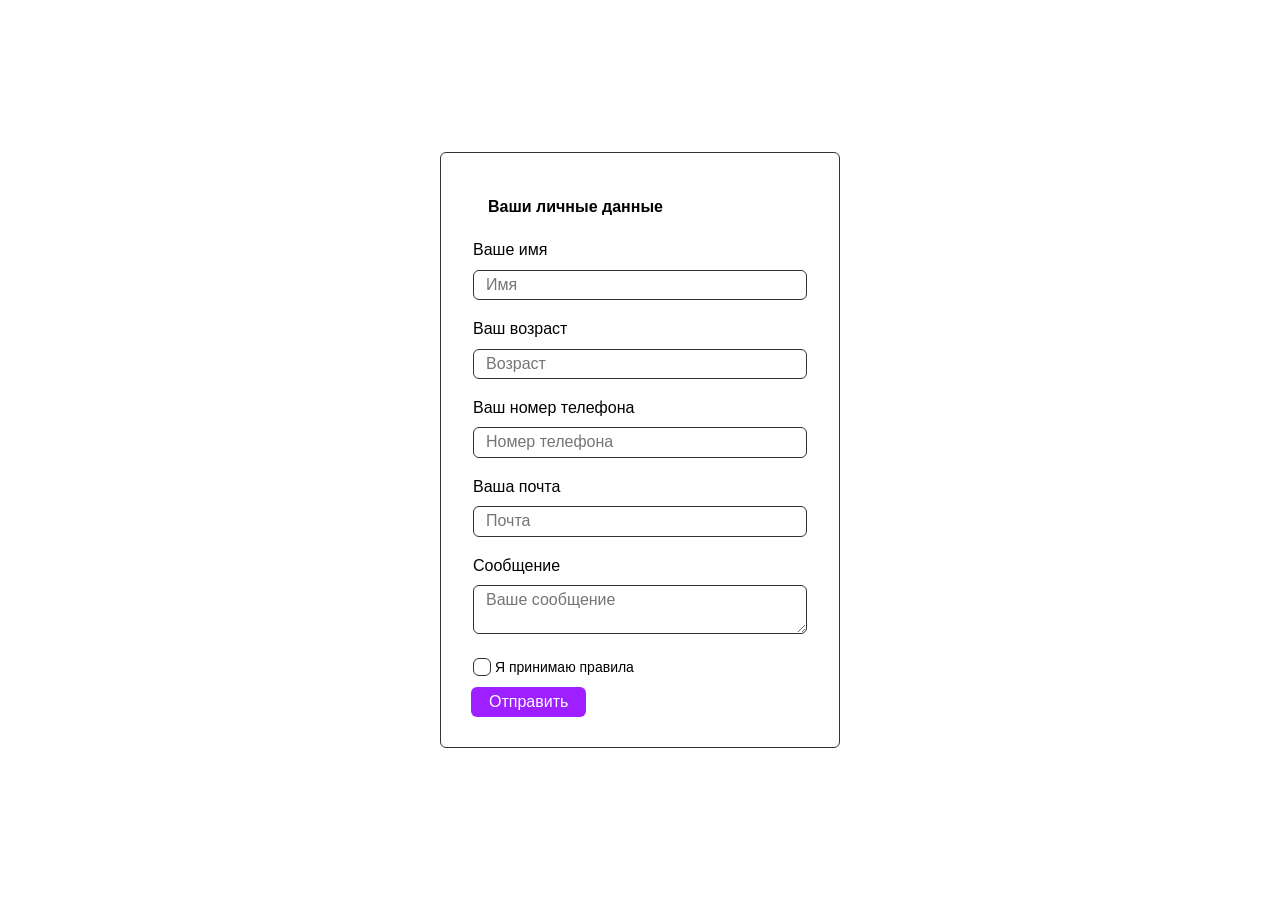
<file: Form-style/index.html>
<!doctype html>
<html lang="en">
  <head>
    <meta charset="UTF-8" />
    <meta name="viewport" content="width=device-width, initial-scale=1.0" />
    <link rel="stylesheet" href="./css/normalize.css" />
    <link rel="stylesheet" href="./css/style.css" />
    <title>Forms</title>
  </head>
  <body>
    <form class="form">
      <fieldset class="form-group">
        <legend class="form-group-title">Ваши личные данные</legend>
        <label for="name" class="label">Ваше имя</label>
        <input
          id="name"
          class="input"
          type="text"
          placeholder="Имя"
          required
          name="name"
        />
        <label for="age" class="label">Ваш возраст</label>
        <input
          id="age"
          class="input"
          type="text"
          placeholder="Возраст"
          required
          name="age"
        />
        <label for="number" class="label">Ваш номер телефона</label>
        <input
          id="number"
          class="input"
          type="tel"
          placeholder="Номер телефона"
          required
          name="number"
        />
        <label for="email" class="label">Ваша почта</label>
        <input
          id="email"
          class="input"
          type="email"
          placeholder="Почта"
          required
          name="email"
        />
      </fieldset>
      <fieldset class="form-group">
        <label for="massege" class="label">Сообщение</label>
        <textarea
          name="massege"
          id="massege"
          class="textarea"
          placeholder="Ваше сообщение"
          required
        ></textarea>
        <label class="label checkbox-label">
          <input class="checkbox" type="checkbox" name="checkbox" required />
          <span class="checkbox-text">Я принимаю правила</span>
        </label>
      </fieldset>
      <button class="button">Отправить</button>
    </form>
  </body>
</html>
</file>
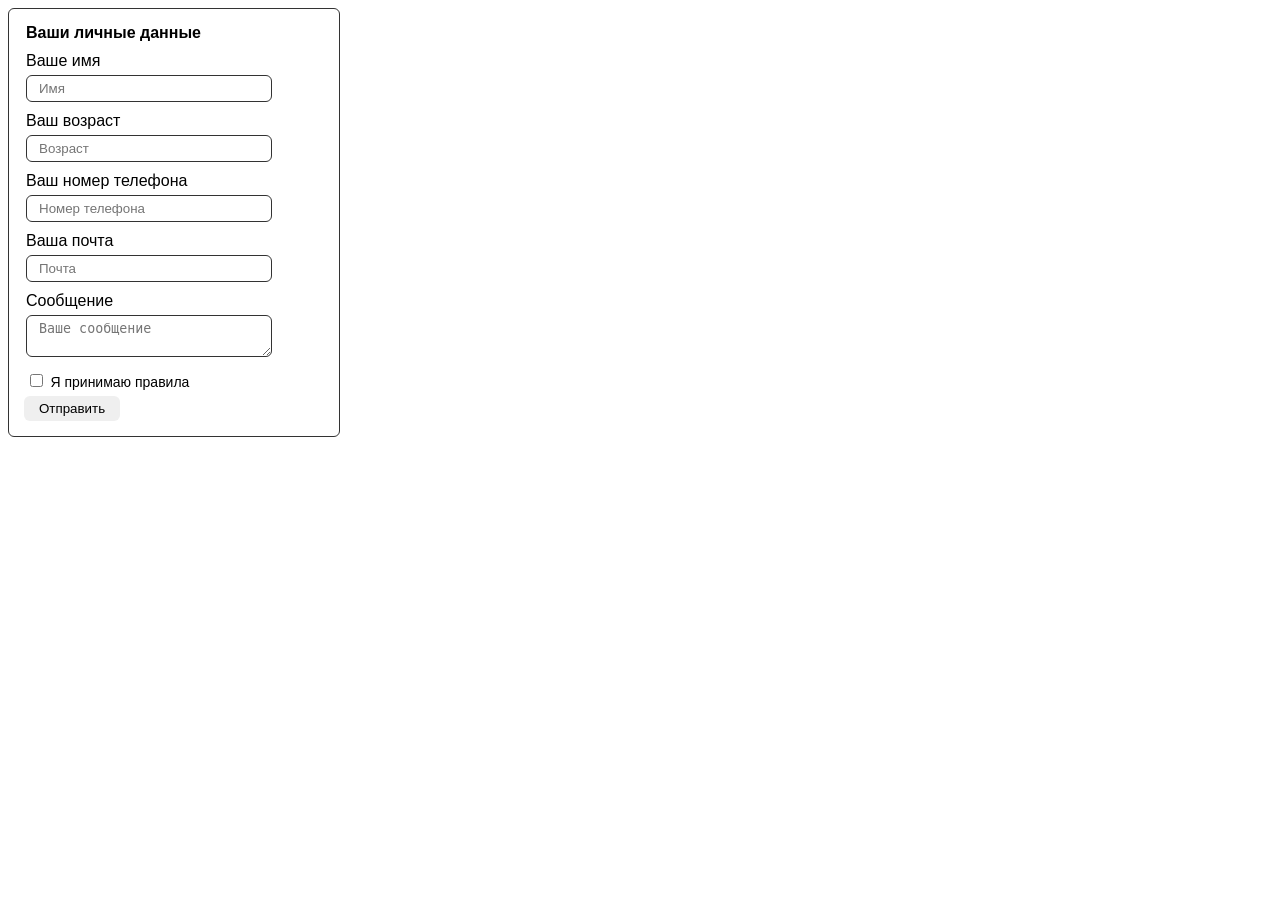
<file: Form/index.html>
<!DOCTYPE html>
<html lang="en">
<head>
    <meta charset="UTF-8">
    <meta name="viewport" content="width=device-width, initial-scale=1.0">
    <link rel="stylesheet" href="./css/style.css">
    <title>Forms</title>
</head>
<body>
    <form class="form">
        <fieldset class="form-group">
            <legend class="form-group-title">Ваши личные данные</legend>
            <label for="name" class="label">Ваше имя</label>
            <input id="name" class="input" type="text" placeholder="Имя" required name="name">
            <label for="age" class="label">Ваш возраст</label>
            <input id="age" class="input" type="text" placeholder="Возраст" required name="age">
            <label for="number" class="label">Ваш номер телефона</label>
            <input id="number" class="input" type="tel" placeholder="Номер телефона" required name="number">
            <label for="email" class="label">Ваша почта</label>
            <input id="email" class="input" type="email" placeholder="Почта" required name="email">
        </fieldset>
        <fieldset class="form-group">
            <label for="massege" class="label">Сообщение</label>
            <textarea name="massege" id="massege" class="textarea" placeholder="Ваше сообщение" required></textarea>
            <label class="label">
                <input class="checkbox" type="checkbox" name="checkbox" required>
                <span class="checkbox-text">Я принимаю правила</span>
            </label>
        </fieldset>
        <button class="button">Отправить</button>
    </form>
</body>
</html>
</file>
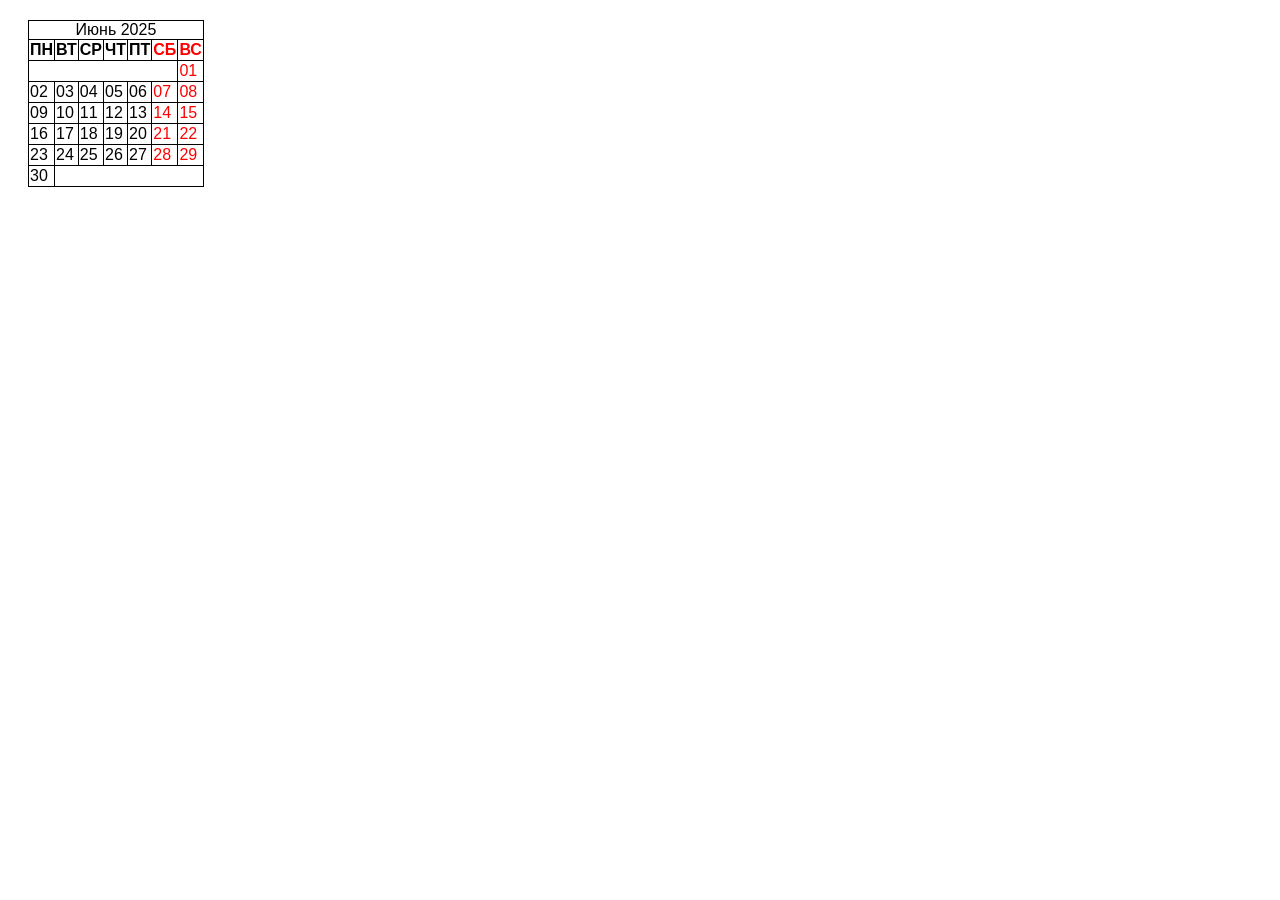
<file: table/index.html>
<!DOCTYPE html>
<html lang="ru">
<head>
    <meta charset="UTF-8">
    <meta name="viewport" content="width=device-width, initial-scale=1.0">
    <link rel="stylesheet" href="./css/style.css">
    <title>Таблица</title>
</head>
<body>
    <table>
        <caption>Июнь 2025</caption>
        <thead>
            <tr>
                <th>пн</th>
                <th>вт</th>
                <th>ср</th>
                <th>чт</th>
                <th>ПТ</th>
                <th class = "weekend">сб</th>
                <th class = "weekend">вс</th>
            </tr>
        </thead>
        <tbody>
            <tr>
                <td colspan="6"></td>
                <td class = "weekend">01</td>
            </tr>
            <tr>
                <td>02</td>
                <td>03</td>
                <td>04</td>
                <td>05</td>
                <td>06</td>
                <td class = "weekend">07</td>
                <td class = "weekend">08</td>
            </tr>
            <tr>
                <td>09</td>
                <td>10</td>
                <td>11</td>
                <td>12</td>
                <td>13</td>
                <td class = "weekend">14</td>
                <td class = "weekend">15</td>
            </tr>
            <tr>
                <td>16</td>
                <td>17</td>
                <td>18</td>
                <td>19</td>
                <td>20</td>
                <td class = "weekend">21</td>
                <td class = "weekend">22</td>
            </tr>
            <tr>
                <td>23</td>
                <td>24</td>
                <td>25</td>
                <td>26</td>
                <td>27</td>
                <td class = "weekend">28</td>
                <td class = "weekend">29</td>
            </tr>
        </tbody>
        <tfoot>
            <tr>
                <td>30</td>
                <td colspan="6"></td>
            </tr>
        </tfoot>
    </table>
</body>
</html>
</file>
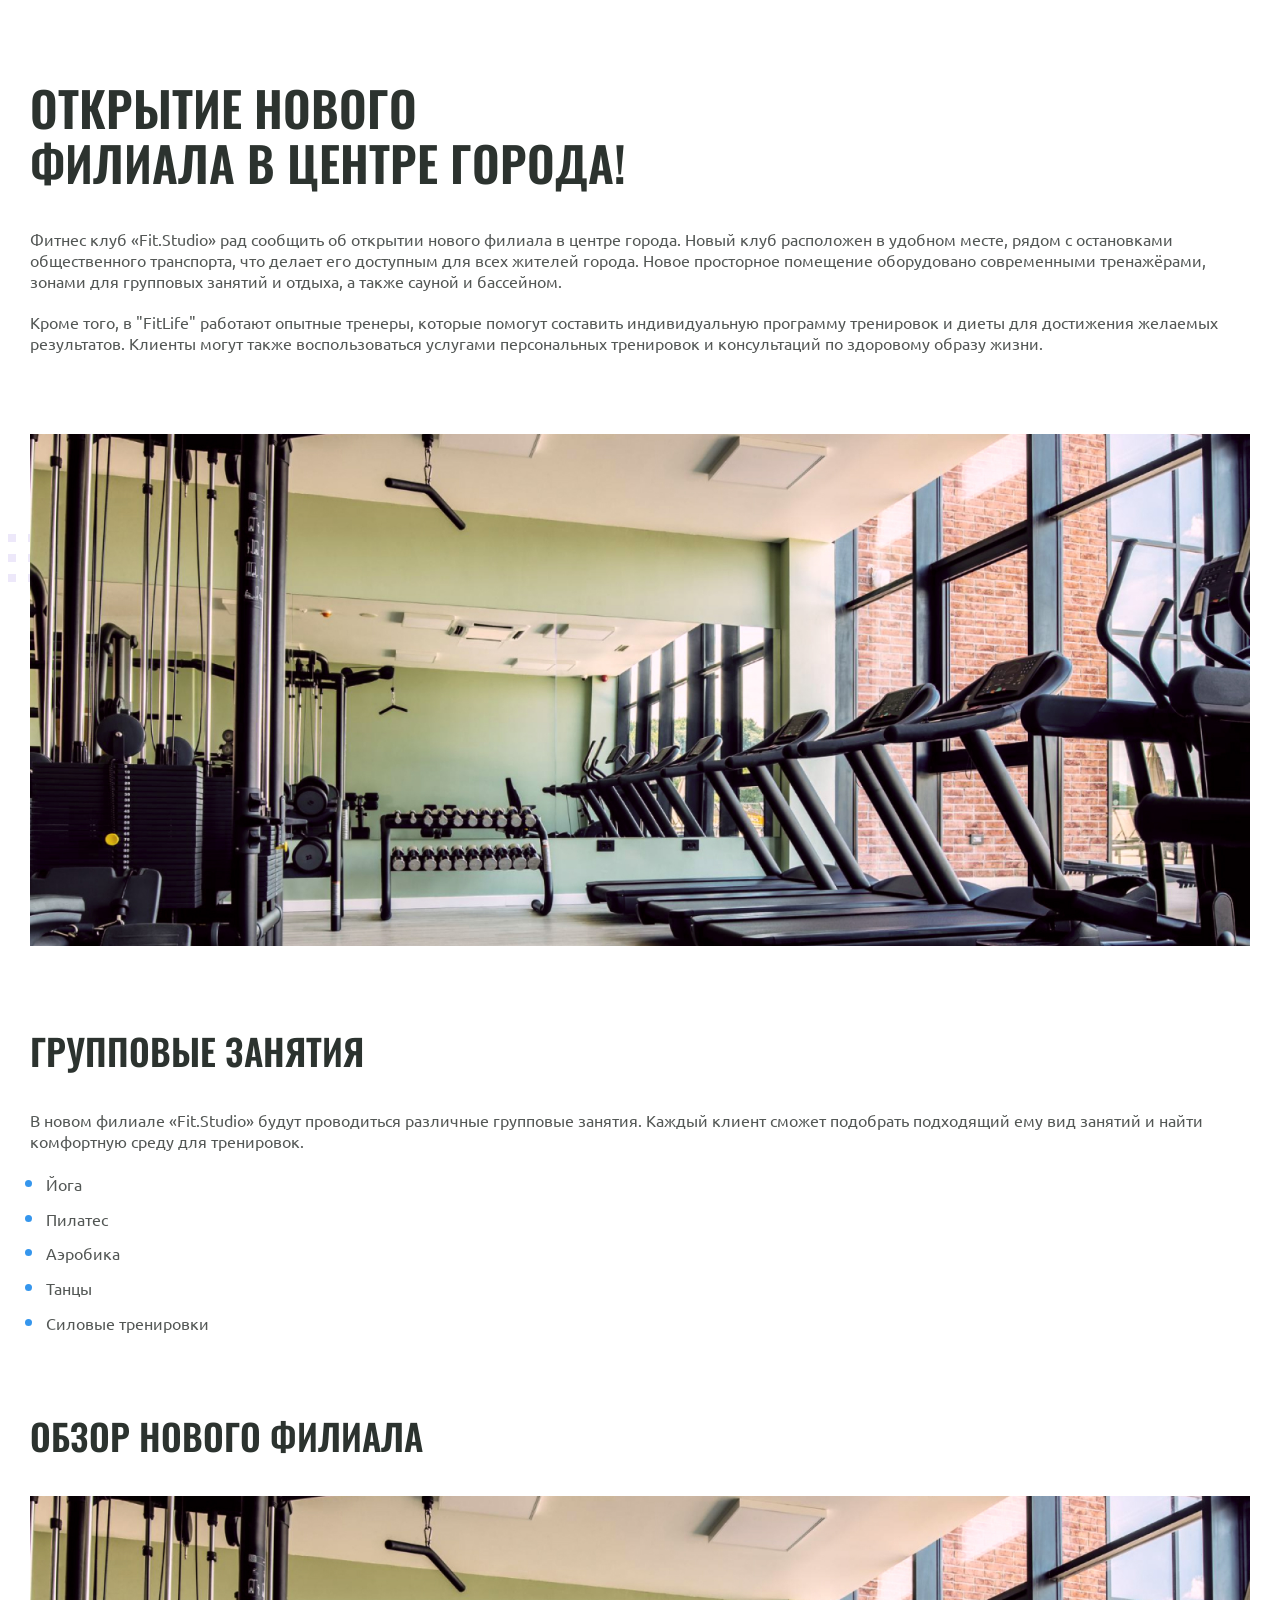
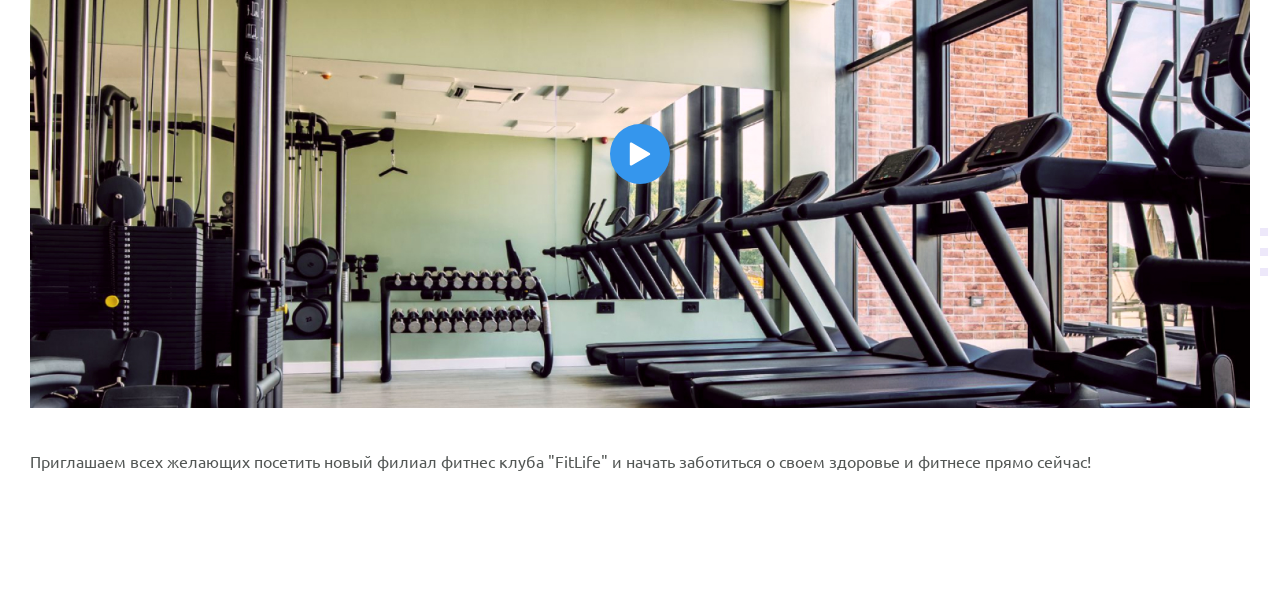
<file: fit-studio/article.html>
<!DOCTYPE html>
<html lang="ru">
  <head>
    <meta charset="UTF-8" />
    <meta name="viewport" content="width=device-width, initial-scale=1.0" />
    <title>Fit Studio - Открытие нового филиала!</title>
    <link rel="stylesheet" href="./css/normalize.css" />
    <link rel="stylesheet" href="./css/fonts.css" />
    <link rel="stylesheet" href="./css/article.css" />
  </head>
  <body>
    <article class="article">
      <div class="container">
        <h1 class="article-title article-title-large">
          Открытие нового филиала в центре города!
        </h1>
        <p class="article-text">
          Фитнес клуб «Fit.Studio» рад сообщить об открытии нового филиала
          в центре города. Новый клуб расположен в удобном месте, рядом
          с остановками общественного транспорта, что делает его доступным
          для всех жителей города. Новое просторное помещение оборудовано
          современными тренажёрами, зонами для групповых занятий и отдыха,
          а также сауной и бассейном.
        </p>
        <p class="article-text article-mb-1">
          Кроме того, в "FitLife" работают опытные тренеры, которые помогут
          составить индивидуальную программу тренировок и диеты для достижения
          желаемых результатов. Клиенты могут также воспользоваться услугами
          персональных тренировок и консультаций по здоровому образу жизни.
        </p>
        <div class="article-decor-wrapper article-decor-wrapper-1 article-mb-1">
          <img
            class="article-img"
            src="./images/gym-img.jpg"
            width="1220"
            height="512"
            alt="Тренажерный зал"
          />
        </div>
        <h2 class="article-title article-title-medium">Групповые занятия</h2>
        <p class="article-text">
          В новом филиале «Fit.Studio» будут проводиться различные групповые
          занятия. Каждый клиент сможет подобрать подходящий ему вид занятий
          и найти комфортную среду для тренировок.
        </p>
        <ul class="article-list article-text article-mb-1">
          <li class="article-item">Йога</li>
          <li class="article-item">Пилатес</li>
          <li class="article-item">Аэробика</li>
          <li class="article-item">Танцы</li>
          <li class="article-item">Силовые тренировки</li>
        </ul>
        <h2 class="article-title article-title-medium">Обзор нового филиала</h2>
        <div class="article-decor-wrapper article-decor-wrapper-2 article-mb-2">
          <button class="article-play-button">
            <img
              src="./images/play-icon.svg"
              width="24"
              height="24"
              alt="Запустить"
            />
          </button>
          <img
            class="article-img"
            src="./images/gym-img.jpg"
            width="1220"
            height="512"
            alt="Тренажерный зал"
          />
        </div>
        <p class="article-text">
          Приглашаем всех желающих посетить новый филиал фитнес клуба "FitLife"
          и начать заботиться о своем здоровье и фитнесе прямо сейчас!
        </p>
      </div>
    </article>
  </body>
</html>
</file>
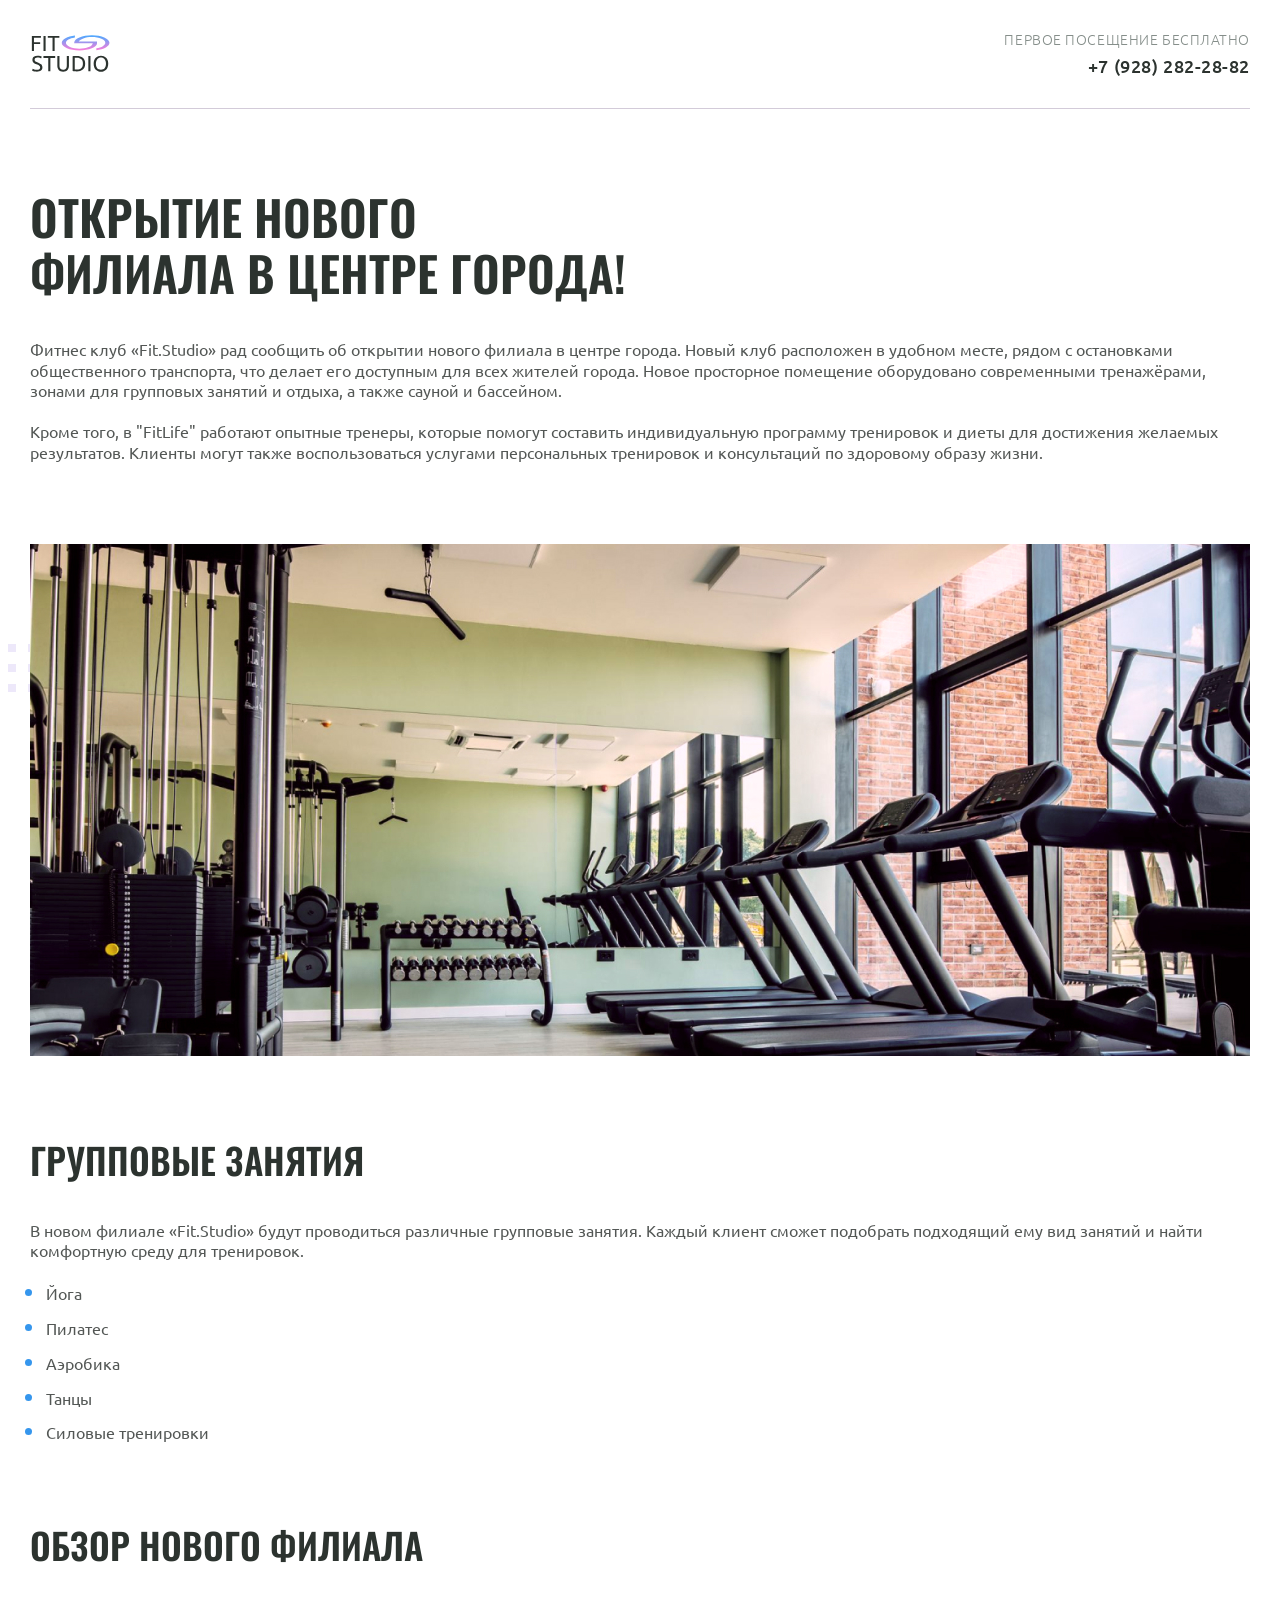
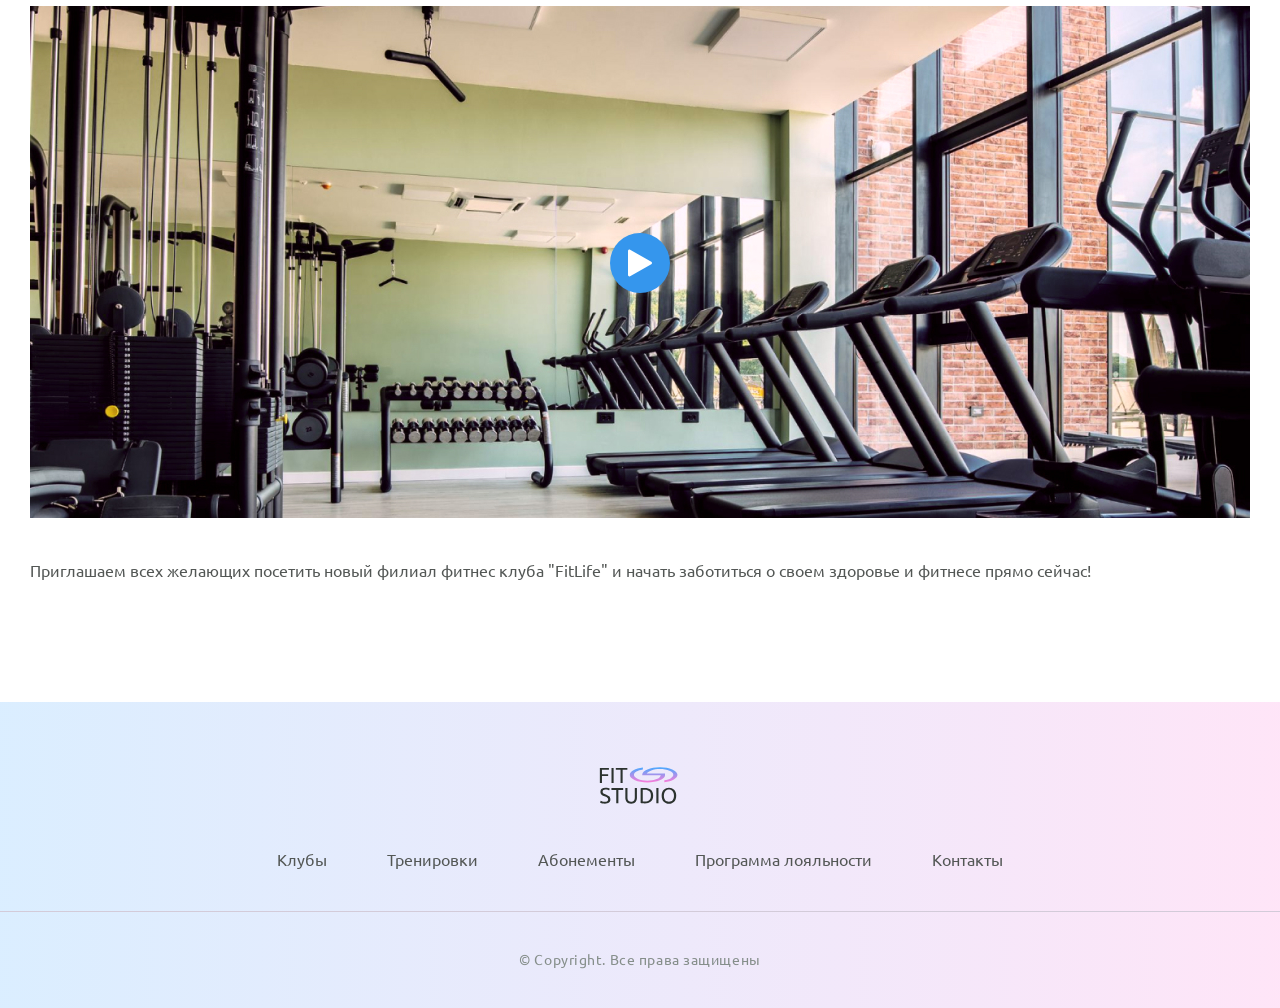
<file: fit-studioadapt/article.html>
<!doctype html>
<html lang="ru">
  <head>
    <meta charset="UTF-8" />
    <meta name="viewport" content="width=device-width, initial-scale=1.0" />
    <title>Fit Studio - Открытие нового филиала!</title>
    <link rel="stylesheet" href="./css/normalize.css" />
    <link rel="stylesheet" href="./css/fonts.css" />
    <link rel="stylesheet" href="./css/globals.css" />
    <link rel="stylesheet" href="./css/header.css" />
    <link rel="stylesheet" href="./css/article.css" />
    <link rel="stylesheet" href="./css/footer.css" />
    <link
      rel="icon"
      type="image/svg+xml"
      sizes="128x128"
      href="./images/favicon-icon.svg"
    />
  </head>
  <body>
    <header class="header">
      <div class="container">
        <div class="header-inner">
          <a href="/">
            <img
              src="./images/logo-icon.svg"
              width="84"
              height="45"
              alt="Логотип Fit Studio"
            />
          </a>
          <div class="phone text-sub">
            <p>Первое посещение бесплатно</p>
            <a href="tel:+79282822882">+7 (928) 282-28-82</a>
          </div>
        </div>
      </div>
    </header>
    <article class="article">
      <section class="article-mb-1">
        <div class="container article-mb-1">
          <h1 class="title-large">Открытие нового филиала в центре города!</h1>
          <p class="article-text">
            Фитнес клуб «Fit.Studio» рад сообщить об открытии нового филиала
            в центре города. Новый клуб расположен в удобном месте, рядом
            с остановками общественного транспорта, что делает его доступным
            для всех жителей города. Новое просторное помещение оборудовано
            современными тренажёрами, зонами для групповых занятий и отдыха,
            а также сауной и бассейном.
          </p>
          <p class="article-text">
            Кроме того, в "FitLife" работают опытные тренеры, которые помогут
            составить индивидуальную программу тренировок и диеты для достижения
            желаемых результатов. Клиенты могут также воспользоваться услугами
            персональных тренировок и консультаций по здоровому образу жизни.
          </p>
        </div>
        <div class="article-decor-wrapper article-decor-wrapper-1 decor">
          <div class="container">
            <img
              class="article-img"
              src="./images/gym-img.jpg"
              width="1220"
              height="512"
              alt="Тренажерный зал"
            />
          </div>
        </div>
      </section>
      <section class="article-mb-1">
        <div class="container">
          <h2 class="title-large article-title-medium">Групповые занятия</h2>
          <p class="article-text">
            В новом филиале «Fit.Studio» будут проводиться различные групповые
            занятия. Каждый клиент сможет подобрать подходящий ему вид занятий
            и найти комфортную среду для тренировок.
          </p>
          <ul class="article-list article-text">
            <li class="article-item">Йога</li>
            <li class="article-item">Пилатес</li>
            <li class="article-item">Аэробика</li>
            <li class="article-item">Танцы</li>
            <li class="article-item">Силовые тренировки</li>
          </ul>
        </div>
      </section>
      <section>
        <div class="container">
          <h2 class="title-large article-title-medium">Обзор нового филиала</h2>
        </div>
        <div class="container">
          <div
            class="article-decor-wrapper article-decor-wrapper-2 article-mb-2 decor"
          >
            <button class="article-play-button">
              <img
                src="./images/play-icon.svg"
                width="24"
                height="24"
                alt="Запустить"
              />
            </button>
            <img
              class="article-img"
              src="./images/gym-img.jpg"
              width="1220"
              height="512"
              alt="Тренажерный зал"
            />
          </div>
        </div>
        <div class="container">
          <p class="article-text">
            Приглашаем всех желающих посетить новый филиал фитнес клуба
            "FitLife" и начать заботиться о своем здоровье и фитнесе прямо
            сейчас!
          </p>
        </div>
      </section>
    </article>
    <footer class="footer">
      <div class="footer-top">
        <div class="container">
          <a class="footer-logo" href="/">
            <img
              src="./images/logo-icon.svg"
              width="84"
              height="45"
              alt="Логотип Fit Studio"
            />
          </a>
          <nav class="menu">
            <ul>
              <li><a href="#">Клубы</a></li>
              <li><a href="#">Тренировки</a></li>
              <li><a href="#">Абонементы</a></li>
              <li><a href="#">Программа лояльности</a></li>
              <li><a href="#">Контакты</a></li>
            </ul>
          </nav>
        </div>
      </div>
      <div class="container">
        <p class="copyright">&copy; Copyright. Все права защищены</p>
      </div>
    </footer>
  </body>
</html>
</file>
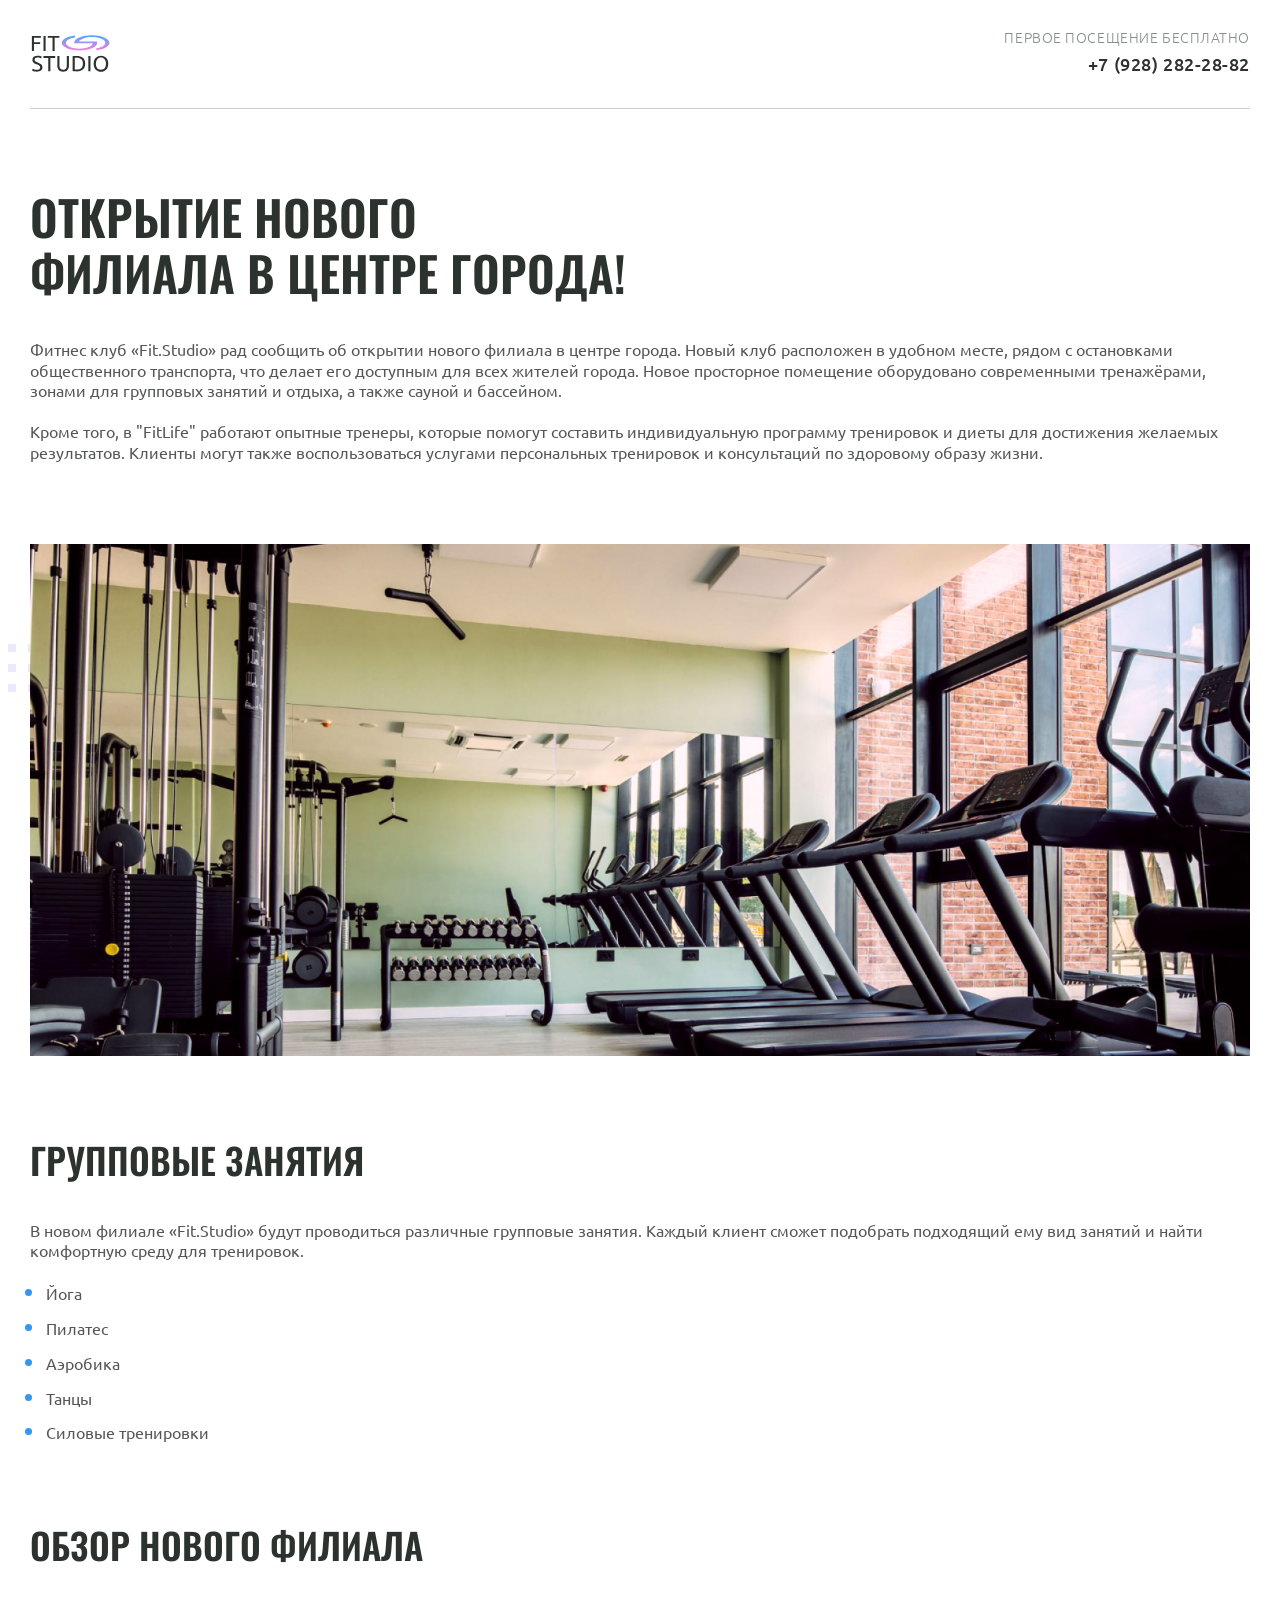
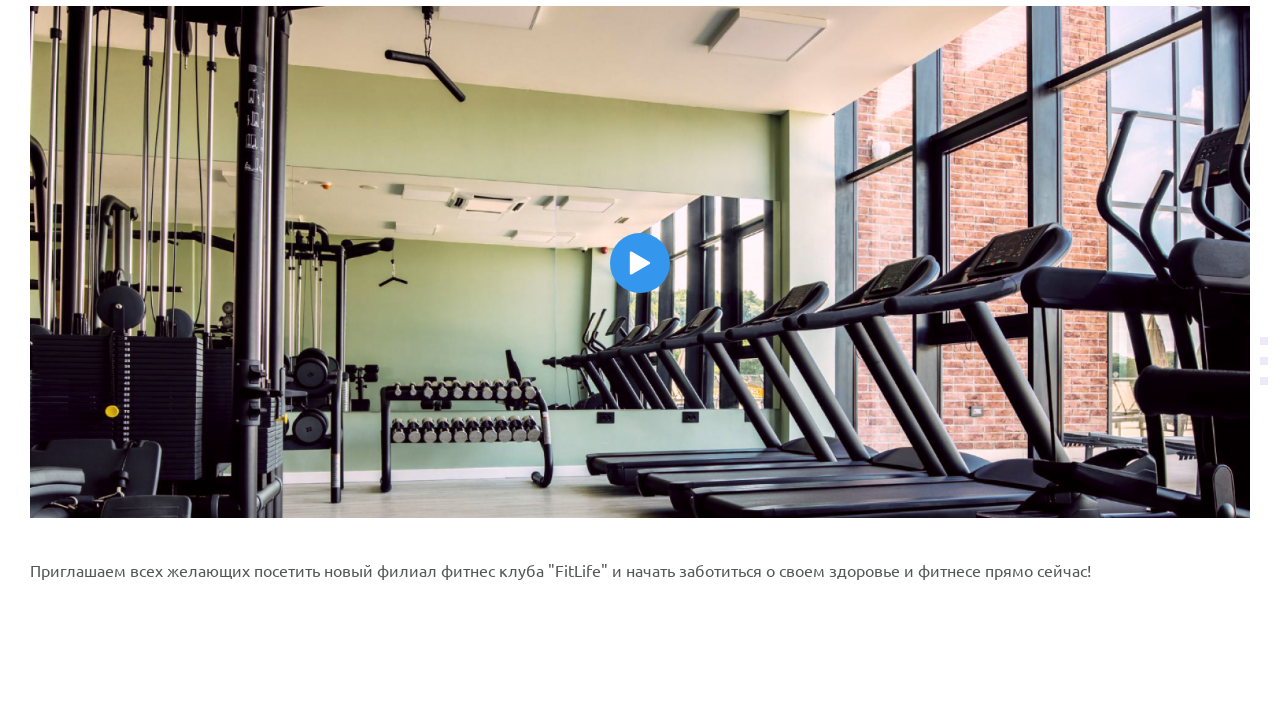
<file: fit-studiofaq/article.html>
<!DOCTYPE html>
<html lang="ru">
  <head>
    <meta charset="UTF-8" />
    <meta name="viewport" content="width=device-width, initial-scale=1.0" />
    <title>Fit Studio - Открытие нового филиала!</title>
    <link rel="stylesheet" href="./css/normalize.css" />
    <link rel="stylesheet" href="./css/fonts.css" />
    <link rel="stylesheet" href="./css/globals.css">
    <link rel="stylesheet" href="./css/header.css">
    <link rel="stylesheet" href="./css/article.css" />
    <link rel="stylesheet" href="./css/footer.css" />
    <link
      rel="icon"
      type="image/svg+xml"
      sizes="128x128"
      href="./images/favicon-icon.svg"
    />
  </head>
  <body>
    <header class="header">
      <div class="container">
        <div class="header-inner">
          <a href="/">
            <img
              src="./images/logo-icon.svg"
              width="84"
              height="45"
              alt="Логотип Fit Studio"
            />
          </a>
          <div class="phone text-sub">
            <p>Первое посещение бесплатно</p>
            <a href="+79282822882">+7 (928) 282-28-82</a>
          </div>
        </div>
      </div>
    </header>
    <article class="article">
      <div class="container">
        <h1 class="title-large">
          Открытие нового филиала в центре города!
        </h1>
        <p class="article-text">
          Фитнес клуб «Fit.Studio» рад сообщить об открытии нового филиала
          в центре города. Новый клуб расположен в удобном месте, рядом
          с остановками общественного транспорта, что делает его доступным
          для всех жителей города. Новое просторное помещение оборудовано
          современными тренажёрами, зонами для групповых занятий и отдыха,
          а также сауной и бассейном.
        </p>
        <p class="article-text article-mb-1">
          Кроме того, в "FitLife" работают опытные тренеры, которые помогут
          составить индивидуальную программу тренировок и диеты для достижения
          желаемых результатов. Клиенты могут также воспользоваться услугами
          персональных тренировок и консультаций по здоровому образу жизни.
        </p>
        <div class="article-decor-wrapper article-decor-wrapper-1 article-mb-1">
          <img
            class="article-img"
            src="./images/gym-img.jpg"
            width="1220"
            height="512"
            alt="Тренажерный зал"
          />
        </div>
        <h2 class="title-large article-title-medium">Групповые занятия</h2>
        <p class="article-text">
          В новом филиале «Fit.Studio» будут проводиться различные групповые
          занятия. Каждый клиент сможет подобрать подходящий ему вид занятий
          и найти комфортную среду для тренировок.
        </p>
        <ul class="article-list article-text article-mb-1">
          <li class="article-item">Йога</li>
          <li class="article-item">Пилатес</li>
          <li class="article-item">Аэробика</li>
          <li class="article-item">Танцы</li>
          <li class="article-item">Силовые тренировки</li>
        </ul>
        <h2 class="title-large article-title-medium">Обзор нового филиала</h2>
        <div class="article-decor-wrapper article-decor-wrapper-2 article-mb-2">
          <button class="article-play-button">
            <img
              src="./images/play-icon.svg"
              width="24"
              height="24"
              alt="Запустить"
            />
          </button>
          <img
            class="article-img"
            src="./images/gym-img.jpg"
            width="1220"
            height="512"
            alt="Тренажерный зал"
          />
        </div>
        <p class="article-text">
          Приглашаем всех желающих посетить новый филиал фитнес клуба "FitLife"
          и начать заботиться о своем здоровье и фитнесе прямо сейчас!
        </p>
      </div>
    </article>
  </body>
</html>
</file>
<file: src/style.css>
*{padding: 0;margin: 0;border: 0;}
*,*:before,*:after{-webkit-box-sizing: border-box;box-sizing: border-box;}
:focus,:active{outline: none;}
a:focus,a:active{outline: none;}
nav,footer,header,aside{display: block;}
html,body{
    height:100%;width:100%;
    font-size:100%;line-height:1;-ms-text-size-adjust:100%;-moz-text-size-adjust:100%;-webkit-text-size-adjust:100%;}
input,button,textarea{font-family:inherit;}
input::-ms-clear{display: none;}
button{cursor: pointer;}
button::-moz-focus-inner{padding:0;border:0;}
a,a:visited{text-decoration: none;}
a:hover{text-decoration: none;}
ul li{list-style: none;}
img{vertical-align: top;}
h1,h2,h3,h4,h5,h6{font-size:inherit;font-weight: inherit;}
a{color:inherit;}



body {
    font-family: "Montserrat",SansSerif;
    color: black;
}

body.overflow {
    overflow: hidden;
}



.layout {
    display: -webkit-box;
    display: -ms-flexbox;
    display: flex;
    min-height: 100vh;
}

.sidebar {
    padding: 40px 24px 40px 0;
    -ms-flex-negative: 0;
    flex-shrink: 0;
    background-color: white;
}



.content {
    -webkit-box-flex: 1;
    -ms-flex-positive: 1;
    flex-grow: 1;
    background-color: #F4F4F4;
}

.container {
    display: -webkit-box;
    display: -ms-flexbox;
    display: flex;
    -webkit-box-orient: vertical;
    -webkit-box-direction: normal;
    -ms-flex-direction: column;
    flex-direction: column;
    -webkit-box-pack: center;
    -ms-flex-pack: center;
    justify-content: center;
    -webkit-box-align: center;
    -ms-flex-align: center;
    align-items: center;
    padding: 150px 60px 80px 60px;
}


.logo {
    margin-left: 60px;
    margin-bottom: 60px;
}

.sidebar__user {
    background-color: #F4F4F4;
    padding: 20px 30px;
    margin-left: 60px;
    margin-bottom: 100px;
    border-radius: 8px;
    border: 1px solid #DADEC9;
}

.sidebar__name {
    color:#161814;
    font-size: 18px;
    font-weight: 500;
    margin-bottom: 6px;
}

.sidebar__text {
    color: #AFB1A7;
    font-size: 13px;
    font-weight: 400;
    line-height: 130%; /* 16.9px */
}

.sidebar__item {
    width: 372px;
}

.sidebar__button {
    display: -webkit-box;
    display: -ms-flexbox;
    display: flex;
    -webkit-box-align: center;
    -ms-flex-align: center;
    align-items: center;
    gap: 10px;
    padding: 20px 60px;
    margin-bottom: 12px;
    border-radius: 0px 100px 100px 0px;
    -webkit-transition: all .5s;
    -o-transition: all .5s;
    transition: all .5s;
    cursor: pointer;
    width: 90%;
    color:#161814;
    font-size: 16px;
    font-weight: 500;
}

.sidebar__button.active , .sidebar__button:hover {
    width: 100%;
    background-color: #DAF765;
}


.content__title {
    color: #161814;
    font-size: 48px;
    font-weight: 700;
    margin-bottom: 40px;
}

.content__list {
    display: -webkit-box;
    display: -ms-flexbox;
    display: flex;
    -webkit-box-align: center;
    -ms-flex-align: center;
    align-items: center;
    -ms-flex-wrap: wrap;
    flex-wrap: wrap;
    gap: 20px;
}



.content__list-item  {
    cursor: pointer;
    padding: 12px 18px;
    background-color: #fff;
    border-radius: 10px;
    border: 1px solid #DADEC9;
    -webkit-transition: all .3s;
    -o-transition: all .3s;
    transition: all .3s;
}

.content__list-item:hover,.content__list-diplom:hover {
    background-color: #AFB1A7;
}

li a {
    padding: 12px 18px;

}


.content__list-diplom {
    -webkit-transition: all .3s;
    -o-transition: all .3s;
    transition: all .3s;
    display: inline-block;
    padding: 12px 18px;
    background-color: #fff;
    border-radius: 10px;
    border: 1px solid #DADEC9;
}

.content__decor {
    display: -webkit-box;
    display: -ms-flexbox;
    display: flex;
    -webkit-box-align: center;
    -ms-flex-align: center;
    align-items: center;
}

.content__decor-text {
    color:#BEDD44;
    font-size: 36px;
    font-weight: 700;
    line-height: 110%; /* 39.6px */
}

.content__block {
    max-width: 1200px;
}

.content__block.hidden {
    display: none;
}

.content__decor-img img{
    width: 100%;
}

.burger {
    display: none;
    padding: 5px;
    position: fixed;
    top: 3%;
    right: 7%;
    width: 40px;
    height: 40px;
    background-color: #161814;
    border-radius: 50%;
    z-index: 10;
    border: 1px solid #DAF765;
}

@media (max-width: 768px) {
    .burger {
        display: block;
    }

    .sidebar {
        -webkit-transition: all .3s;
        -o-transition: all .3s;
        transition: all .3s;
        -webkit-transform: translateX(-100%);
        -ms-transform: translateX(-100%);
        transform: translateX(-100%);
        position: fixed;
        top: 0;
        left: 0;
        bottom: 0;
        z-index: 5;
    }

    .sidebar.show {
        -webkit-transform: translateX(0%);
        -ms-transform: translateX(0%);
        transform: translateX(0%);
    }

    .overlay {
        opacity: 0;
        pointer-events: none;
        -webkit-transition: all .3s;
        -o-transition: all .3s;
        transition: all .3s;
        position: absolute;
        top: 0;
        right: 0;
        left: 0;
        bottom: 0;
        z-index: 3;
        background-color: #000000e0;
    }

    .overlay.show {
        opacity: 1;
        pointer-events: all;
    }

    .container {
        padding: 40px 20px;
        min-height: 100%;
    }

    .content__decor {
        margin-top: 20px;
        -webkit-box-orient: vertical;
        -webkit-box-direction: normal;
        -ms-flex-direction: column;
        flex-direction: column;
    }
}

@media (max-width: 400px) {
    .sidebar__user {
        margin-left: 0;
    }
}
</file>
<file: fit-studioadapt/css/fonts.css>
@font-face {
  font-family: "Ubuntu";
  src: local("Ubuntu"), url("../fonts/UbuntuLight.woff2") format("woff2");
  font-weight: 300;
  font-style: normal;
  font-display: swap;
}

@font-face {
  font-family: "Ubuntu";
  src: local("Ubuntu"), url("../fonts/UbuntuRegular.woff2") format("woff2");
  font-weight: 400;
  font-style: normal;
  font-display: swap;
}

@font-face {
  font-family: "Ubuntu";
  src: local("Ubuntu"), url("../fonts/UbuntuMedium.woff2") format("woff2");
  font-weight: 500;
  font-style: normal;
  font-display: swap;
}

@font-face {
  font-family: "Oswald";
  src: local("Oswald"), url("../fonts/OswaldMedium.woff2") format("woff2");
  font-weight: 500;
  font-style: normal;
  font-display: swap;
}

@font-face {
  font-family: "Oswald";
  src: local("Oswald"), url("../fonts/OswaldSemiBold.woff2") format("woff2");
  font-weight: 600;
  font-style: normal;
  font-display: swap;
}
</file>
<file: fit-studioadapt/css/globals.css>
html {
  font-family: Ubuntu, sans-serif;
  font-weight: 400;
  overflow-x: clip;
}

*,
*::before,
*::after {
  -webkit-box-sizing: border-box;
          box-sizing: border-box;
}

body {
  display: -webkit-box;
  display: -ms-flexbox;
  display: flex;
  -webkit-box-orient: vertical;
  -webkit-box-direction: normal;
      -ms-flex-direction: column;
          flex-direction: column;
  width: 100%;
  min-height: 100vh;
  overflow-x: clip;
}

h1,
h2,
h3,
h4,
h5,
h6,
p {
  margin: 0;
}

a {
  text-decoration: none;
}

img {
  max-width: 100%;
  height: auto;
  -o-object-fit: cover;
     object-fit: cover;
}

a,
button {
  outline: none;
}

.container {
  width: 100%;
  max-width: 1250px;
  margin: 0 auto;
  padding: 0 15px;
}

.text {
  font-weight: 400;
  font-size: 16px;
  line-height: 130%;
  color: #535755;
}

.button {
  display: inline-block;
  padding: 19px 32px;
  font-weight: 500;
  font-size: 15px;
  line-height: 130%;
  letter-spacing: 0.02em;
  text-transform: uppercase;
  text-align: center;
  color: #fff;
  background-color: #3596ed;
  -webkit-transition:
    opacity 0.2s,
    background-color 0.2s;
  -o-transition:
    opacity 0.2s,
    background-color 0.2s;
  transition:
    opacity 0.2s,
    background-color 0.2s;
}

.button:hover {
  opacity: 0.85;
}

.button:not(:disabled):active {
  background-color: #2d82cd;
}

button.button:disabled {
  opacity: 0.65;
  cursor: default;
}

.section {
  margin-bottom: 140px;
}

.title-large {
  max-width: 596px;
  margin-bottom: 40px;
  font-family: Oswald, sans-serif;
  font-weight: 600;
  font-size: 48px;
  line-height: 115%;
  text-transform: uppercase;
  color: #2c332f;
}

.title-medium {
  font-family: Oswald, sans-serif;
  font-weight: 500;
  font-size: 24px;
  line-height: 115%;
  text-transform: uppercase;
  color: #2c332f;
}

.text-sub {
  font-weight: 300;
  font-size: 14px;
  letter-spacing: 0.04em;
  text-transform: uppercase;
  color: #858e8a;
}

.decor::before {
  content: "";
  position: absolute;
  z-index: -1;
  width: calc(50% - 250px);
  height: 48px;
  background: url("../images/decor-icon.svg") repeat-x;
}

a:focus-visible,
button:focus-visible,
summary:focus-visible {
  outline: 2px solid #3596ed;
  outline-offset: 1px;
}

@media (width <= 992px) {
  .container {
    max-width: 768px;
  }
}

@media (width <= 768px) {
  .container {
    max-width: 576px;
  }

  .title-large {
    font-size: 40px;
  }

  .home-page .title-large {
    max-width: inherit;
    margin-bottom: 30px;
    text-align: center;
  }

  .title-medium {
    font-size: 22px;
  }
}

@media (width <= 576px) {
  .section {
    margin-bottom: 80px;
  }

  .title-large {
    font-size: 34px;
  }

  .title-medium {
    font-size: 18px;
  }
}
</file>
<file: fit-studioadapt/css/header.css>
.header-inner {
  display: -webkit-box;
  display: -ms-flexbox;
  display: flex;
  -webkit-box-pack: justify;
      -ms-flex-pack: justify;
          justify-content: space-between;
  -webkit-box-align: center;
      -ms-flex-align: center;
          align-items: center;
  gap: 10px;
  padding-top: 30px;
  padding-bottom: 30px;
  border-bottom: 1px solid #d3cbd9;
}

.phone {
  text-align: right;
}

.phone p {
  margin-bottom: 8px;
}

.phone a {
  font-weight: 500;
  font-size: 18px;
  color: #2c332f;
  -webkit-transition: color 0.2s;
  -o-transition: color 0.2s;
  transition: color 0.2s;
}

.phone a:hover {
  color: #3596ed;
}
</file>
<file: fit-studioadapt/css/index.css>
.hero {
  position: relative;
  padding-top: 80px;
}

.hero::before {
  bottom: 106px;
  width: 100%;
}

.hero-container {
  display: -webkit-box;
  display: -ms-flexbox;
  display: flex;
  gap: 28px;
}

.hero h1 {
  margin-bottom: 40px;
  font-family: Oswald, sans-serif;
  font-weight: 600;
  font-size: 62px;
  line-height: 115%;
  text-transform: uppercase;
  color: #2c332f;
}

.hero h1 strong {
  font-weight: 600;
  color: #3596ed;
}

.hero-info {
  min-width: 0;
  max-width: 492px;
}

.hero-info .text {
  max-width: 440px;
  margin-bottom: 140px;
}

.hero-images {
  position: relative;
  display: -webkit-box;
  display: -ms-flexbox;
  display: flex;
  min-width: 0;
}

.hero-choose {
  position: absolute;
  top: 40px;
  left: 50%;
  -webkit-transform: translateX(-50%);
  -ms-transform: translateX(-50%);
  transform: translateX(-50%);
  max-width: 161px;
  padding: 22px;
  background: rgb(255 255 255 / 0.9);
  border: 1px solid #535755;
  text-align: center;
}

.news-container {
  display: -webkit-box;
  display: -ms-flexbox;
  display: flex;
  gap: 28px;
}

.news-article {
  display: -webkit-box;
  display: -ms-flexbox;
  display: flex;
  -webkit-box-orient: vertical;
  -webkit-box-direction: normal;
  -ms-flex-direction: column;
  flex-direction: column;
  min-width: 0;
  max-width: 284px;
  -webkit-box-flex: 1;
  -ms-flex: 1 1 25%;
  flex: 1 1 25%;
  background-color: #fff;
  border: 1px solid #d3cbd9;
  overflow: hidden;
}

.news-article img {
  display: block;
  width: 100%;
}

.news-info {
  padding: 20px 20px 0;
  margin-bottom: 12px;
}

.news-date {
  display: inline-block;
  margin-bottom: 8px;
}

.news-article footer {
  padding: 0 20px 20px;
  margin-top: auto;
}

.news-link {
  display: -webkit-inline-box;
  display: -ms-inline-flexbox;
  display: inline-flex;
  -webkit-box-align: center;
  -ms-flex-align: center;
  align-items: center;
  gap: 8px;
  font-weight: 400;
  font-size: 16px;
  line-height: 130%;
  color: #3596ed;
}

.news-link::after {
  content: "";
  display: inline-block;
  width: 22px;
  height: 9px;
  background-image: url("../images/arrow-right-icon.svg");
  -webkit-transition: -webkit-transform 0.2s;
  transition: -webkit-transform 0.2s;
  -o-transition: transform 0.2s;
  transition: transform 0.2s;
  transition: transform 0.2s, -webkit-transform 0.2s;
}

.news-link:hover::after {
  -webkit-transform: translateX(5px);
  -ms-transform: translateX(5px);
  transform: translateX(5px);
}

.faq {
  position: relative;
}

.faq::before {
  top: 215px;
}

.faq-container {
  display: -webkit-box;
  display: -ms-flexbox;
  display: flex;
  -webkit-box-align: start;
  -ms-flex-align: start;
  align-items: flex-start;
  gap: 28px;
}

.faq-container>* {
  min-width: 0;
}

details {
  margin-bottom: 20px;
  border-block: 1px solid #d3cbd9;
}

details:last-child {
  margin-bottom: 0;
}

details[open] summary::after {
  -webkit-transform: rotate(180deg);
  -ms-transform: rotate(180deg);
  transform: rotate(180deg);
}

summary {
  display: -webkit-box;
  display: -ms-flexbox;
  display: flex;
  -webkit-box-align: center;
  -ms-flex-align: center;
  align-items: center;
  -webkit-box-pack: justify;
  -ms-flex-pack: justify;
  justify-content: space-between;
  gap: 10px;
  list-style: none;
  padding: 20px;
  cursor: pointer;
}

summary::after {
  content: "";
  display: inline-block;
  -ms-flex-negative: 0;
  flex-shrink: 0;
  width: 17px;
  height: 22px;
  background: url("../images/arrow-down-icon.svg") no-repeat center / cover;
}

summary::-webkit-details-marker {
  display: none;
}

details>p {
  padding: 0 20px 20px;
}

@media (width <=1440px) {
  .hero-images img {
    width: 50%;
  }
}

@media (width <=992px) {
  .hero::after {
    display: none;
  }

  .hero-container {
    -webkit-box-orient: vertical;
    -webkit-box-direction: normal;
    -ms-flex-direction: column;
    flex-direction: column;
    -webkit-box-align: center;
    -ms-flex-align: center;
    align-items: center;
  }

  .hero-info {
    text-align: center;
  }

  .hero h1 {
    margin-bottom: 30px;
    font-size: 52px;
  }

  .hero-info .text {
    max-width: inherit;
    margin-bottom: 30px;
  }

  .news-container {
    -ms-flex-wrap: wrap;
    flex-wrap: wrap;
    -webkit-box-pack: center;
    -ms-flex-pack: center;
    justify-content: center;
    gap: 20px;
  }

  .news-article {
    -ms-flex-preferred-size: 50%;
    flex-basis: 50%;
    max-width: 350px;
  }

  .news-article img {
    width: 100%;
  }

  .faq-container {
    -webkit-box-orient: vertical;
    -webkit-box-direction: reverse;
    -ms-flex-direction: column-reverse;
    flex-direction: column-reverse;
    -webkit-box-align: center;
    -ms-flex-align: center;
    align-items: center;
  }

  .faq::before {
    display: none;
  }
}

@media (width <=768px) {
  .hero h1 {
    font-size: 50px;
  }

  .news-article {
    -ms-flex-preferred-size: 50%;
    flex-basis: 50%;
    max-width: 400px;
  }
}

@media (width <=576px) {
  .hero {
    padding-top: 60px;
  }

  .hero-info {
    max-width: 410px;
  }

  .hero h1 {
    font-size: 42px;
  }

  .hero-choose {
    max-width: 125px;
    padding: 10px;
    font-size: 14px;
  }

  .news-article {
    -ms-flex-preferred-size: 100%;
    flex-basis: 100%;
  }
}
</file>
<file: fit-studioadapt/css/footer.css>
.footer {
  padding: 60px 0 40px;
  margin-top: auto;
  background-image: -webkit-gradient(
    linear,
    left top, right top,
    from(rgba(73, 169, 255, 0.2)),
    to(rgba(252, 124, 217, 0.2))
  );
  background-image: -o-linear-gradient(
    left,
    rgba(73, 169, 255, 0.2) 0%,
    rgba(252, 124, 217, 0.2) 100%
  );
  background-image: linear-gradient(
    90deg,
    rgba(73, 169, 255, 0.2) 0%,
    rgba(252, 124, 217, 0.2) 100%
  );
  text-align: center;
}

.footer-top {
  padding-bottom: 40px;
  margin-bottom: 40px;
  border-bottom: 1px solid #d3cbd9;
}

.footer-logo {
  display: inline-block;
  margin-bottom: 40px;
}

.menu ul {
  display: -webkit-box;
  display: -ms-flexbox;
  display: flex;
  -webkit-box-pack: center;
      -ms-flex-pack: center;
          justify-content: center;
  -webkit-box-align: center;
      -ms-flex-align: center;
          align-items: center;
  gap: 60px;
  list-style: none;
  margin: 0;
  padding: 0;
}

.menu a {
  font-weight: 400;
  font-size: 16px;
  line-height: 130%;
  color: #535755;
  -webkit-transition: color 0.2s;
  -o-transition: color 0.2s;
  transition: color 0.2s;
}

.menu a:hover {
  color: #3596ed;
}

.copyright {
  font-weight: 400;
  font-size: 14px;
  letter-spacing: 0.04em;
  color: #858e8a;
}

@media (width <= 768px) {
  .menu ul {
    -webkit-box-orient: vertical;
    -webkit-box-direction: normal;
        -ms-flex-direction: column;
            flex-direction: column;
    gap: 25px;
  }
}

@media (width <= 576px) {
  .footer {
    padding-top: 40px;
  }
}
</file>
<file: fit-studiofaq/css/fonts.css>
@font-face {
  font-family: "Ubuntu";
  src: local("Ubuntu"), url("../fonts/UbuntuLight.woff2") format("woff2");
  font-weight: 300;
  font-style: normal;
  font-display: swap;
}

@font-face {
  font-family: "Ubuntu";
  src: local("Ubuntu"), url("../fonts/UbuntuRegular.woff2") format("woff2");
  font-weight: 400;
  font-style: normal;
  font-display: swap;
}

@font-face {
  font-family: "Ubuntu";
  src: local("Ubuntu"), url("../fonts/UbuntuMedium.woff2") format("woff2");
  font-weight: 500;
  font-style: normal;
  font-display: swap;
}

@font-face {
  font-family: "Oswald";
  src: local("Oswald"), url("../fonts/OswaldMedium.woff2") format("woff2");
  font-weight: 500;
  font-style: normal;
  font-display: swap;
}

@font-face {
  font-family: "Oswald";
  src: local("Oswald"), url("../fonts/OswaldSemiBold.woff2") format("woff2");
  font-weight: 600;
  font-style: normal;
  font-display: swap;
}
</file>
<file: fit-studiofaq/css/globals.css>
html {
  font-family: Ubuntu, sans-serif;
  font-weight: 400;
}

*,
*::before,
*::after {
  box-sizing: border-box;
}

h1,
h2,
h3,
h4,
h5,
h6,
p {
  margin: 0;
}

body {
  display: flex;
  flex-direction: column;
  min-height: 100vh;
}

a {
  text-decoration: none;
}

a,
button {
  outline: none;
}

.container {
  max-width: 1250px;
  margin: 0 auto;
  padding: 0 15px;
}

.text {
  font-weight: 400;
  font-size: 16px;
  line-height: 130%;
  color: #535755;
}

.button {
  display: inline-block;
  padding: 19px 32px;
  font-weight: 500;
  font-size: 15px;
  line-height: 130%;
  letter-spacing: 0.02em;
  text-transform: uppercase;
  text-align: center;
  color: #fff;
  background-color: #3596ed;
  transition:
    opacity 0.2s,
    background-color 0.2s;
}

.button:hover {
  opacity: 0.85;
}

.button:not(:disabled):active {
  background-color: #2d82cd;
}

button.button:disabled {
  opacity: 0.65;
  cursor: default;
}

.section {
  margin-bottom: 140px;
}

.title-large {
  max-width: 596px;
  margin-bottom: 40px;
  font-size: 48px;
  font-family: Oswald, sans-serif;
  font-weight: 600;
  line-height: 115%;
  text-transform: uppercase;
  color: #2c332f;
}

.title-medium {
  font-family: Oswald, sans-serif;
  font-weight: 500;
  font-size: 24px;
  line-height: 115%;
  text-transform: uppercase;
  color: #2c332f;
}

.text-sub {
  font-weight: 300;
  font-size: 14px;
  letter-spacing: 0.04em;
  text-transform: uppercase;
  color: #858e8a;
}

a:focus-visible,
button:focus-visible,
summary:focus-visible {
  outline: 2px solid #3596ed;
  outline-offset: 2px;
}
</file>
<file: fit-studiofaq/css/header.css>
.header-inner {
  display: flex;
  justify-content: space-between;
  padding-top: 30px;
  padding-bottom: 30px;
  border-bottom: 1px solid #d3cbd9;
}

.phone {
  text-align: right;
}

.phone P {
  margin-bottom: 8px;
}

.phone a {
  font-weight: 500;
  font-size: 18px;
  color: #2c332f;
  transition: color 0.2s;
}

.phone a:hover {
  color: #3596ed;
}
</file>
<file: fit-studiofaq/css/index.css>
.hero {
  position: relative;
  padding-top: 80px;
}

.hero::after {
  content: "";
  position: absolute;
  bottom: 106px;
  z-index: -1;
  width: 100%;
  height: 48px;
  background: url(../images/decor-learge-icon.svg) repeat-x;
}

.hero-container {
  display: flex;
  align-items: center;
  gap: 28px;
}

.hero h1 {
  margin-bottom: 40px;
  font-family: Oswald, sans-serif;
  font-weight: 600;
  font-size: 62px;
  line-height: 115%;
  text-transform: uppercase;
  color: #2c332f;
}

.hero h1 strong {
  font-weight: 600;
  color: #3596ed;
}

.hero-info .text {
  max-width: 440px;
  margin-bottom: 140px;
}

.hero-images {
  position: relative;
  display: flex;
}

.hero-choose {
  position: absolute;
  top: 40px;
  left: 50%;
  transform: translateX(-50%);
  max-width: 161px;
  padding: 22px;
  background: rgb(255 255 255 / 0.9);
  border: 1px solid #535755;
  text-align: center;
}

.news-article {
  display: flex;
  flex-direction: column;
  max-width: 284px;
  background-color: #fff;
  border: 1px solid #d3cbd9;
  overflow: hidden;
}

.news-article img {
  display: block;
}

.news-info {
  padding: 20px 20px 0;
  margin-bottom: 12px;
}

.news-date {
  display: inline-block;
  margin-bottom: 8px;
}

.news-container {
  display: flex;
  gap: 28px;
}

.news-article footer {
  padding: 0 20px 20px;
  margin-top: auto;
}

.news-link {
  display: inline-flex;
  align-items: center;
  gap: 8px;
  font-weight: 400;
  font-size: 16px;
  line-height: 130%;
  color: #3596ed;
}

.news-link::after {
  content: "";
  display: inline-block;
  width: 22px;
  height: 9px;
  background: url("../images/arrow-right-icon.svg");
  transition: transform 0.2s;
}

.news-link:hover::after {
  transform: translateX(5px);
}

.faq {
  position: relative;
}

.faq::before {
  content: "";
  content: "";
  position: absolute;
  top: 215px;
  z-index: -1;
  width: calc(50% - 250px);
  height: 48px;
  background: url(../images/decor-learge-icon.svg) repeat-x;
}

.faq-container {
  display: flex;
  gap: 28px;
}

details {
  margin-bottom: 20px;
  border-block: 1px solid #d3cbd9;
}

details[open] summary::after {
  transform: rotate(180deg);
}

summary {
  display: flex;
  align-items: center;
  justify-content: space-between;
  gap: 10px;
  list-style: none;
  padding: 20px;
  cursor: pointer;
}

summary::after {
  content: "";
  display: inline-block;
  width: 17px;
  height: 22px;
  background: url(../images/arrow-down-icon.svg) no-repeat center / cover;
  transition: transform 0.2s;
}

summary::-webkit-details-marker {
  display: none;
}

details > p {
  padding: 0 20px 20px;
}
</file>
<file: fit-studiofaq/css/footer.css>
.footer {
  padding: 60px 0 40px;
  margin-top: auto;
  background-image: linear-gradient(
    90deg,
    rgba(73, 169, 255, 0.2) 0%,
    rgba(252, 124, 217, 0.2) 100%
  );
  text-align: center;
}

.footer-top {
  padding-bottom: 40px;
  margin-bottom: 40px;
  border-bottom: 1px solid #d3cbd9;
}

.footer-logo {
  display: inline-block;
  margin-bottom: 40px;
}

.menu ul {
  display: flex;
  justify-content: center;
  align-items: center;
  gap: 60px;
  list-style: none;
  margin: 0;
  padding: 0;
}

.menu a {
  font-weight: 400;
  font-size: 16px;
  line-height: 130%;
  color: #535755;
  transition: color 0.2s;
}

.menu a:hover {
  color: #3596ed;
}

.copyright {
  font-weight: 400;
  font-size: 14px;
  letter-spacing: 0.04em;
  color: #858e8a;
}
</file>
<file: fit-studionw/css/fonts.css>
@font-face {
  font-family: "Ubuntu";
  src: local("Ubuntu"), url("../fonts/UbuntuLight.woff2") format("woff2");
  font-weight: 300;
  font-style: normal;
  font-display: swap;
}

@font-face {
  font-family: "Ubuntu";
  src: local("Ubuntu"), url("../fonts/UbuntuRegular.woff2") format("woff2");
  font-weight: 400;
  font-style: normal;
  font-display: swap;
}

@font-face {
  font-family: "Ubuntu";
  src: local("Ubuntu"), url("../fonts/UbuntuMedium.woff2") format("woff2");
  font-weight: 500;
  font-style: normal;
  font-display: swap;
}

@font-face {
  font-family: "Oswald";
  src: local("Oswald"), url("../fonts/OswaldMedium.woff2") format("woff2");
  font-weight: 500;
  font-style: normal;
  font-display: swap;
}

@font-face {
  font-family: "Oswald";
  src: local("Oswald"), url("../fonts/OswaldSemiBold.woff2") format("woff2");
  font-weight: 600;
  font-style: normal;
  font-display: swap;
}
</file>
<file: fit-studionw/css/globals.css>
html {
  font-family: Ubuntu, sans-serif;
  font-weight: 400;
}

*,
*::before,
*::after {
  box-sizing: border-box;
}

h1,
h2,
h3,
h4,
h5,
h6,
p {
  margin: 0;
}

body {
  display: flex;
  flex-direction: column;
  min-height: 100vh;
}

a {
  text-decoration: none;
}

.container {
  max-width: 1250px;
  margin: 0 auto;
  padding: 0 15px;
}

.text {
  font-weight: 400;
  font-size: 16px;
  line-height: 130%;
  color: #535755;
}

.button {
  display: inline-block;
  padding: 19px 32px;
  font-weight: 500;
  font-size: 15px;
  line-height: 130%;
  letter-spacing: 0.02em;
  text-transform: uppercase;
  text-align: center;
  color: #fff;
  background-color: #3596ed;
  transition: opacity 0.2s;
}

.button:hover {
  opacity: 0.85;
}

.section {
  margin-bottom: 140px;
}

.title-large {
  max-width: 596px;
  margin-bottom: 40px;
  font-size: 48px;
  font-family: Oswald, sans-serif;
  font-weight: 600;
  line-height: 115%;
  text-transform: uppercase;
  color: #2c332f;
}

.text-sub {
  font-weight: 300;
  font-size: 14px;
  letter-spacing: 0.04em;
  text-transform: uppercase;
  color: #858e8a;
}
</file>
<file: fit-studionw/css/header.css>
.header-inner {
  display: flex;
  justify-content: space-between;
  padding-top: 30px;
  padding-bottom: 30px;
  border-bottom: 1px solid #d3cbd9;
}

.phone {
  text-align: right;
}

.phone P {
  margin-bottom: 8px;
}

.phone a {
  font-weight: 500;
  font-size: 18px;
  color: #2c332f;
  transition: color 0.2s;
}

.phone a:hover {
  color: #3596ed;
}
</file>
<file: fit-studionw/css/index.css>
.hero {
  position: relative;
  padding-top: 80px;
}

.hero::after {
  content: "";
  position: absolute;
  bottom: 106px;
  z-index: -1;
  width: 100%;
  height: 48px;
  background: url(../images/decor-learge-icon.svg) repeat-x;
}

.hero-container {
  display: flex;
  align-items: center;
  gap: 28px;
}

.hero h1 {
  margin-bottom: 40px;
  font-family: Oswald, sans-serif;
  font-weight: 600;
  font-size: 62px;
  line-height: 115%;
  text-transform: uppercase;
  color: #2c332f;
}

.hero h1 strong {
  font-weight: 600;
  color: #3596ed;
}

.hero-info .text {
  max-width: 440px;
  margin-bottom: 140px;
}

.hero-images {
  position: relative;
  display: flex;
}

.hero-choose {
  position: absolute;
  top: 40px;
  left: 50%;
  transform: translateX(-50%);
  max-width: 161px;
  padding: 22px;
  background: rgb(255 255 255 / 0.9);
  border: 1px solid #535755;
  text-align: center;
}

.news-article {
  display: flex;
  flex-direction: column;
  max-width: 284px;
  background-color: #fff;
  border: 1px solid #d3cbd9;
  overflow: hidden;
}

.news-article img {
  display: block;
}

.news-info {
  padding: 20px 20px 0;
  margin-bottom: 12px;
}

.news-date {
  display: inline-block;
  margin-bottom: 8px;
}

.news-container {
  display: flex;
  gap: 28px;
}

.news-article footer {
  padding: 0 20px 20px;
  margin-top: auto;
}

.news-link {
  display: inline-flex;
  align-items: center;
  gap: 8px;
  font-weight: 400;
  font-size: 16px;
  line-height: 130%;
  color: #3596ed;
}

.news-link::after {
  content: "";
  display: inline-block;
  width: 22px;
  height: 9px;
  background: url("../images/arrow-right-icon.svg");
  transition: transform 0.2s;
}

.news-link:hover::after{
  transform: translateX(5px);
}
</file>
<file: fit-studionw/css/footer.css>
.footer {
  padding: 60px 0 40px;
  margin-top: auto;
  background-image: linear-gradient(
    90deg,
    rgba(73, 169, 255, 0.2) 0%,
    rgba(252, 124, 217, 0.2) 100%
  );
  text-align: center;
}

.footer-top {
  padding-bottom: 40px;
  margin-bottom: 40px;
  border-bottom: 1px solid #d3cbd9;
}

.footer-logo {
  display: inline-block;
  margin-bottom: 40px;
}

.menu ul {
  display: flex;
  justify-content: center;
  align-items: center;
  gap: 60px;
  list-style: none;
  margin: 0;
  padding: 0;
}

.menu a {
  font-weight: 400;
  font-size: 16px;
  line-height: 130%;
  color: #535755;
  transition: color 0.2s;
}

.menu a:hover {
  color: #3596ed;
}

.copyright {
  font-weight: 400;
  font-size: 14px;
  letter-spacing: 0.04em;
  color: #858e8a;
}
</file>
<file: Form-style/css/style.css>
* {
  box-sizing: border-box;
}

body {
  display: flex;
  justify-content: center;
  align-items: center;
  font-family: sans-serif;
  min-height: 100vh;
}

.form {
  border: 1px solid #333;
  border-radius: 6px;
  max-width: 400px;
  width: 100%;
  padding: 30px;
}

.form-group {
  border: none;
  padding: 0;
}

.form-group-title {
  font-weight: 700;
  padding: 15px;
  margin-bottom: 10px;
}

.label {
  display: inline-block;
  margin-bottom: 10px;
}

.textarea {
  resize: vertical;
  max-height: 150px;
  min-height: 30px;
}

.input,
.textarea {
  width: 100%;
  padding: 5px 12px;
  margin-bottom: 20px;
  border: 1px solid #333;
  border-radius: 6px;
  outline: none;
}

.checkbox-label {
  padding-left: 22px;
}

.checkbox {
  position: absolute;
  appearance: none;
  outline: none;
}

.checkbox::after {
  content: "";
  position: absolute;
  width: 16px;
  height: 16px;
  margin-left: -22px;
  border: 1px solid #333;
  border-radius: 6px;
  cursor: pointer;
}

.checkbox:checked::after {
  background:
    url(../images/check-icon.svg) no-repeat center,
    #9e1fff;
}

.checkbox-text {
  font-size: 14px;
}

.button {
  border: none;
  border-radius: 6px;
  padding: 6px 18px;
  background-color: #9e1fff;
  color: #fff;
  cursor: pointer;
  transition: opacity 0.2s;
}

.button:hover {
  opacity: 0.85;
}

.button:active {
  background-color: #5a0073e6;
}

.input:focus-visible,
.textarea:focus-visible,
.checkbox:focus-visible::after,
.button:focus-visible {
  outline: 2px solid #9e1fff;
  outline-offset: 1px;
}
</file>
<file: Form/css/style.css>
body {
    font-family: sans-serif;
}

.form {
    border: 1px solid #333;
    border-radius: 6px;
    max-width: 300px;
    padding: 15px;
}

.form-group {
    border: none;
    padding: 0;
}

.form-group-title {
    font-weight: 700;
    padding: 0;
    margin-bottom: 10px;
}

.label {
    display: block;
    margin-bottom: 5px;
}

.textarea {
    resize: vertical;
    max-height: 150px;
    min-height: 30px;
}

.input,
.textarea {
    min-width: 220px;
    padding: 5px 12px;
    margin-bottom: 10px;
    border: 1px solid #333;
    border-radius: 6px;
    outline: none;
}

.checkbox {
    cursor: pointer;
}

.checkbox-text {
    font-size: 14px;
}

.button {
    border: none;
    border-radius: 6px;
    padding: 5px 15px;
    cursor: pointer;
}
</file>
<file: table/css/style.css>
table {
    border-spacing: 0px;
    border-collapse: collapse;
    font-family: sans-serif;
    margin: 20px;
}

th,
td,
caption {
    border: 1px solid #000;
}

caption {
    border-bottom: none;
}

th {
    text-transform: uppercase;
}

.weekend {
    color: red;
}
</file>
<file: fit-studio/css/fonts.css>
@font-face {
  font-family: "Ubuntu";
  src: local("Ubuntu"), url("../fonts/UbuntuLight.woff2") format("woff2");
  font-weight: 300;
  font-style: normal;
  font-display: swap;
}

@font-face {
  font-family: "Ubuntu";
  src: local("Ubuntu"), url("../fonts/UbuntuRegular.woff2") format("woff2");
  font-weight: 400;
  font-style: normal;
  font-display: swap;
}

@font-face {
  font-family: "Ubuntu";
  src: local("Ubuntu"), url("../fonts/UbuntuMedium.woff2") format("woff2");
  font-weight: 500;
  font-style: normal;
  font-display: swap;
}

@font-face {
  font-family: "Oswald";
  src: local("Oswald"), url("../fonts/OswaldMedium.woff2") format("woff2");
  font-weight: 500;
  font-style: normal;
  font-display: swap;
}

@font-face {
  font-family: "Oswald";
  src: local("Oswald"), url("../fonts/OswaldSemiBold.woff2") format("woff2");
  font-weight: 600;
  font-style: normal;
  font-display: swap;
}
</file>
<file: fit-studio/css/article.css>
html {
  font-family: Ubuntu, sans-serif;
  font-weight: 400;
}

body * {
  box-sizing: border-box;
}

h1,
h2,
h3,
h4,
h5,
h6,
p {
  margin: 0;
}

.container {
  max-width: 1250px;
  margin: 0 auto;
  padding: 0 15px;
}

.article {
  padding-top: 80px;
  padding-bottom: 120px;
}

.article-title {
  max-width: 596px;
  margin-bottom: 40px;
  font-family: Oswald;
  font-weight: 600;
  line-height: 115%;
  text-transform: uppercase;
  color: #2c332f;
}

.article-title-large {
  font-size: 48px;
}

.article-title-medium {
  font-size: 36px;
}

.article-text {
  margin-bottom: 20px;
  font-weight: 400;
  font-size: 16px;
  line-height: 130%;
  color: #535755;
}

.article-mb-1 {
  margin-bottom: 80px;
}

.article-mb-2 {
  margin-bottom: 40px;
}

.article-decor-wrapper {
  position: relative;
}

.article-decor-wrapper::before {
  content: "";
  position: absolute;
  z-index: -1;
  background: url("../images/decor-icon.svg") no-repeat;
  width: 528px;
  height: 48px;
}

.article-decor-wrapper-1::before {
  top: 100px;
  left: -350px;
}

.article-decor-wrapper-2::before {
  right: -350px;
  bottom: 136px;
}

.article-img,
.article-video {
  width: 100%;
}

.article-list {
  margin-top: 0;
  padding-left: 16px;
}

.article-item {
  margin-bottom: 12px;
}

.article-item::marker {
  font-size: 22px;
  color: #3596ed;
}

.article-play-button {
  position: absolute;
  top: 50%;
  left: 50%;
  transform: translate(-50%, -50%);
  display: flex;
  align-items: center;
  justify-content: center;
  width: 60px;
  height: 60px;
  padding: 0;
  background-color: #3596ed;
  border: none;
  border-radius: 50%;
  cursor: pointer;
}
</file>
<file: fit-studioadapt/css/article.css>
.article {
  padding-top: 80px;
  padding-bottom: 120px;
}

.article-title-medium {
  font-size: 36px;
}

.article-text {
  margin-bottom: 20px;
  font-weight: 400;
  font-size: 16px;
  line-height: 130%;
  color: #535755;
}

.article-text:last-child {
  margin-bottom: 0;
}

.article-mb-1 {
  margin-bottom: 80px;
}

.article-mb-2 {
  margin-bottom: 40px;
}

.article-decor-wrapper {
  position: relative;
}

.article-decor-wrapper-1::before {
  top: 100px;
  left: 0;
}

.article-decor-wrapper-2::before {
  right: 0;
  bottom: 136px;
}

.article-list {
  margin-top: 0;
  padding-left: 16px;
}

.article-item:not(:last-child) {
  margin-bottom: 12px;
}

.article-item::marker {
  font-size: 22px;
  color: #3596ed;
}

.article-play-button {
  position: absolute;
  top: 50%;
  left: 50%;
  -webkit-transform: translate(-50%, -50%);
      -ms-transform: translate(-50%, -50%);
          transform: translate(-50%, -50%);
  display: -webkit-box;
  display: -ms-flexbox;
  display: flex;
  -webkit-box-align: center;
      -ms-flex-align: center;
          align-items: center;
  -webkit-box-pack: center;
      -ms-flex-pack: center;
          justify-content: center;
  width: 60px;
  height: 60px;
  padding: 0;
  background-color: #3596ed;
  border: none;
  border-radius: 50%;
  cursor: pointer;
  -webkit-transition: background-color 0.2s;
  -o-transition: background-color 0.2s;
  transition: background-color 0.2s;
}

.article-play-button:hover {
  background-color: #38a2ff;
}

.article-play-button:not(:disabled):active {
  background-color: #2d82cd;
}

@media (width <= 768px) {
  .article-decor-wrapper::before {
    display: none;
  }

  .article-mb-1 {
    margin-bottom: 60px;
  }

  .article-title-medium {
    font-size: 32px;
  }
}

@media (width <= 576px) {
  .article {
    padding-top: 60px;
    padding-bottom: 80px;
  }

  .article-title-medium {
    font-size: 28px;
  }

  .article-mb-1 {
    margin-bottom: 40px;
  }

  .article-mb-2 {
    margin-bottom: 30px;
  }

  .article-play-button {
    width: 50px;
    height: 50px;
  }

  .article-play-button img {
    width: 18px;
    height: 18px;
  }
}
</file>
<file: fit-studiofaq/css/article.css>
.article {
  padding-top: 80px;
  padding-bottom: 120px;
}

.article-title-medium {
  font-size: 36px;
}

.article-text {
  margin-bottom: 20px;
  font-weight: 400;
  font-size: 16px;
  line-height: 130%;
  color: #535755;
}

.article-mb-1 {
  margin-bottom: 80px;
}

.article-mb-2 {
  margin-bottom: 40px;
}

.article-decor-wrapper {
  position: relative;
}

.article-decor-wrapper::before {
  content: "";
  position: absolute;
  z-index: -1;
  background: url("../images/decor-icon.svg") no-repeat;
  width: 528px;
  height: 48px;
}

.article-decor-wrapper-1::before {
  top: 100px;
  left: -350px;
}

.article-decor-wrapper-2::before {
  right: -350px;
  bottom: 136px;
}

.article-img,
.article-video {
  width: 100%;
}

.article-list {
  margin-top: 0;
  padding-left: 16px;
}

.article-item {
  margin-bottom: 12px;
}

.article-item::marker {
  font-size: 22px;
  color: #3596ed;
}

.article-play-button {
  position: absolute;
  top: 50%;
  left: 50%;
  transform: translate(-50%, -50%);
  display: flex;
  align-items: center;
  justify-content: center;
  width: 60px;
  height: 60px;
  padding: 0;
  background-color: #3596ed;
  border: none;
  border-radius: 50%;
  cursor: pointer;
  transition: opacity 0.2s, background-color 0.2s;
}

.article-play-button:hover {
  background-color: #068afd;
}

.article-play-button:not(:disabled):active {
  background-color: #2d82cd;
}
</file>
